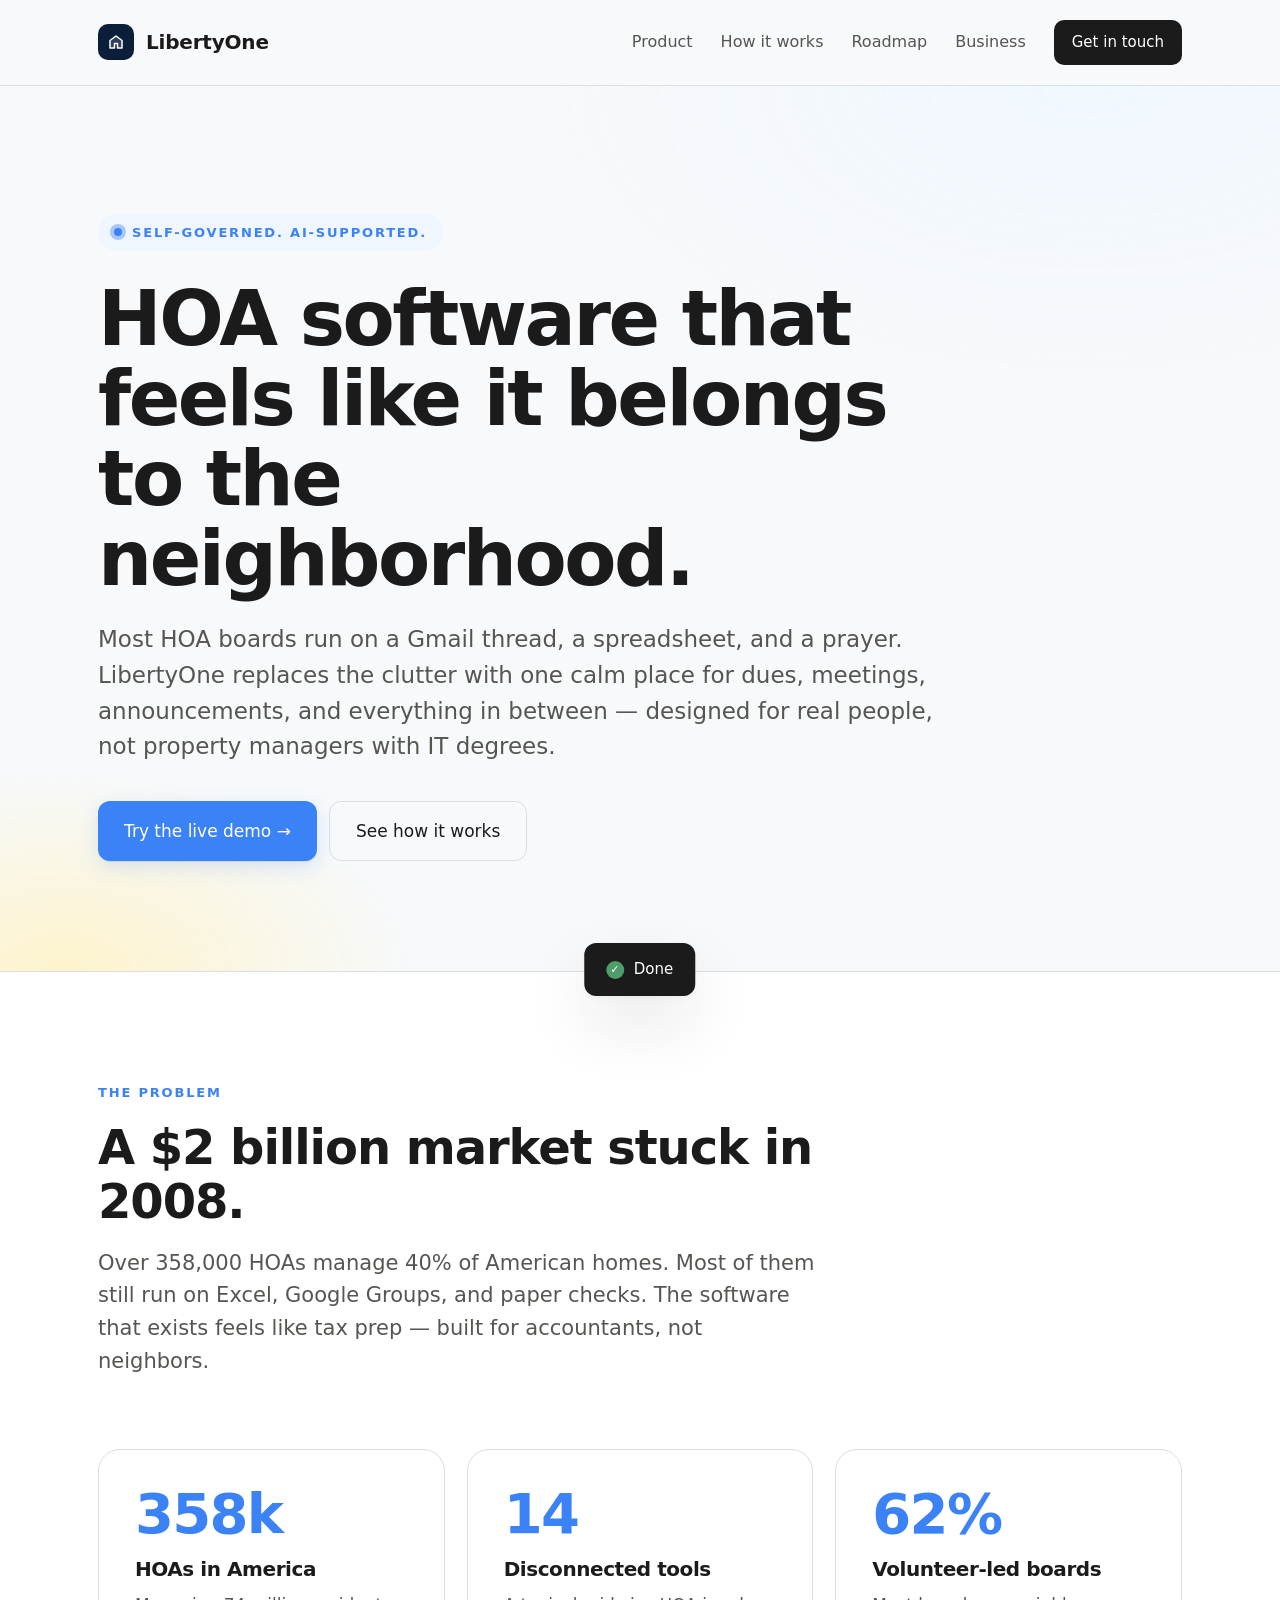
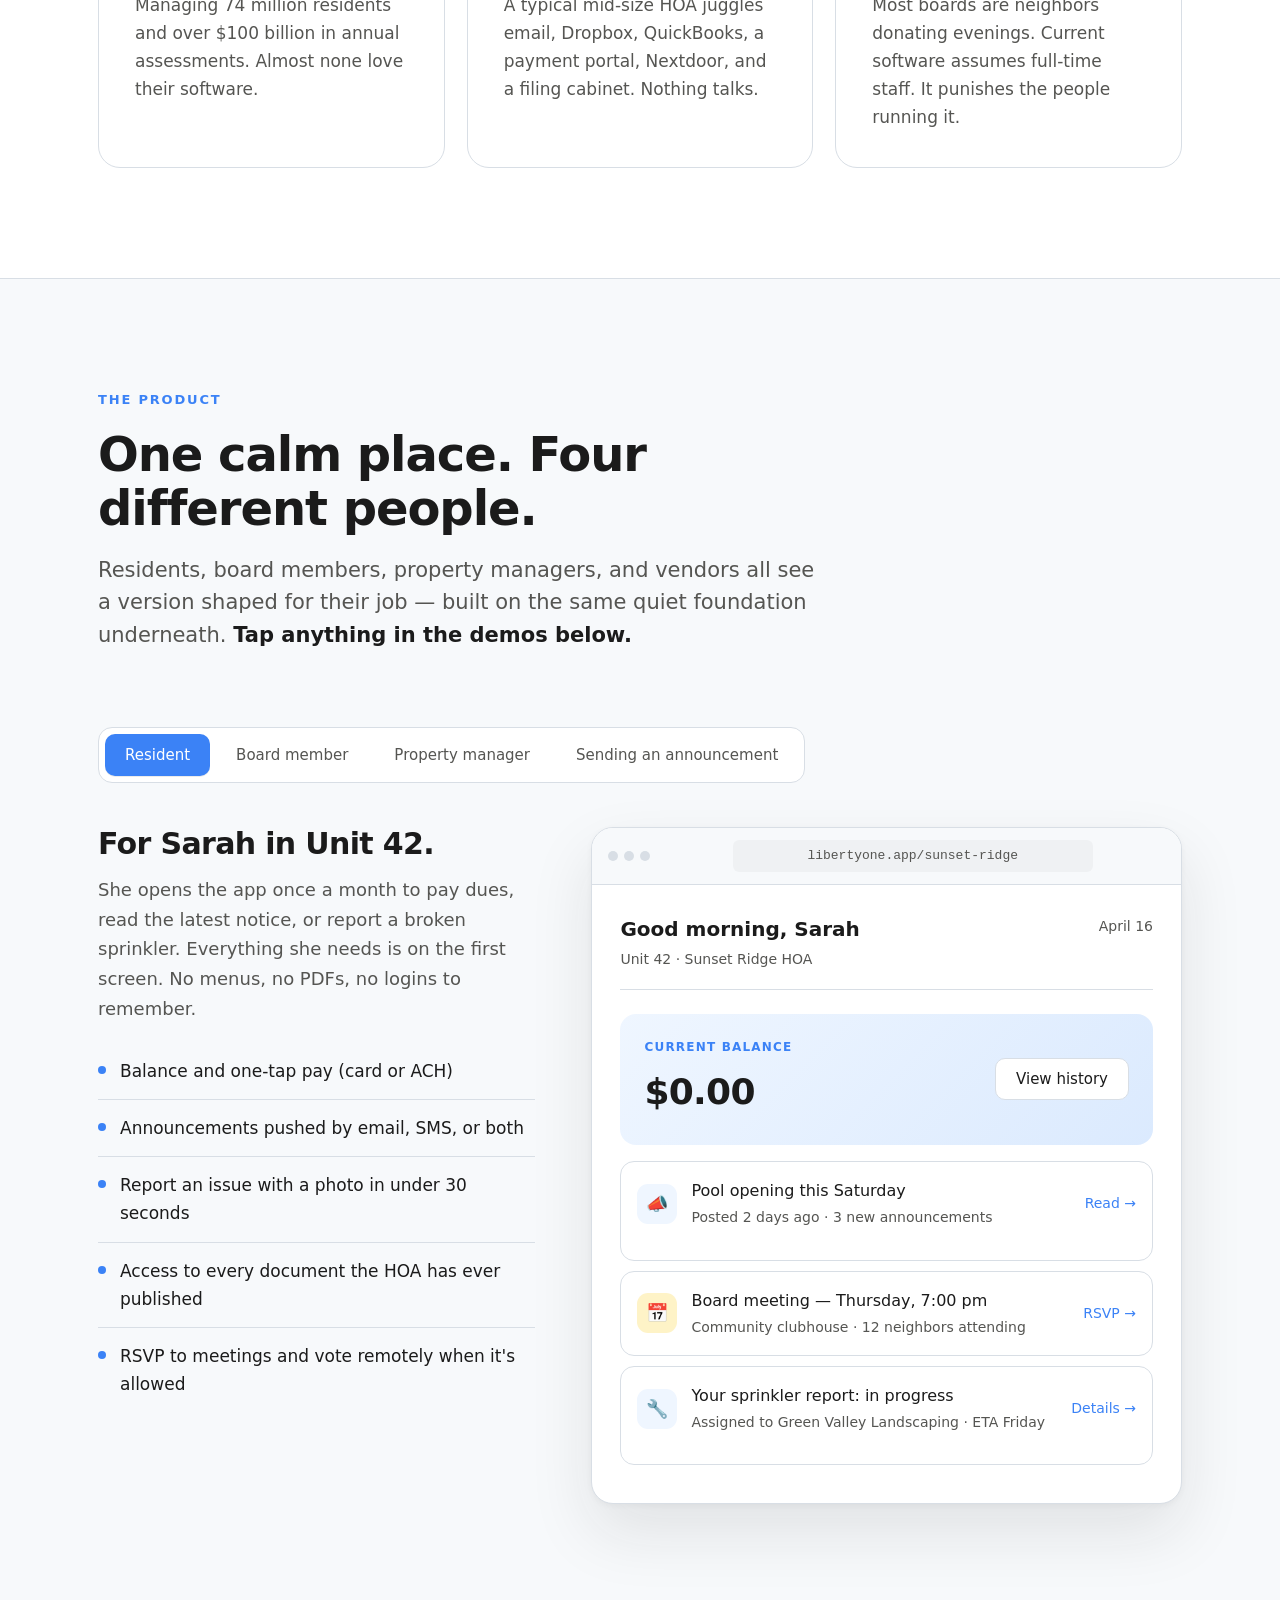
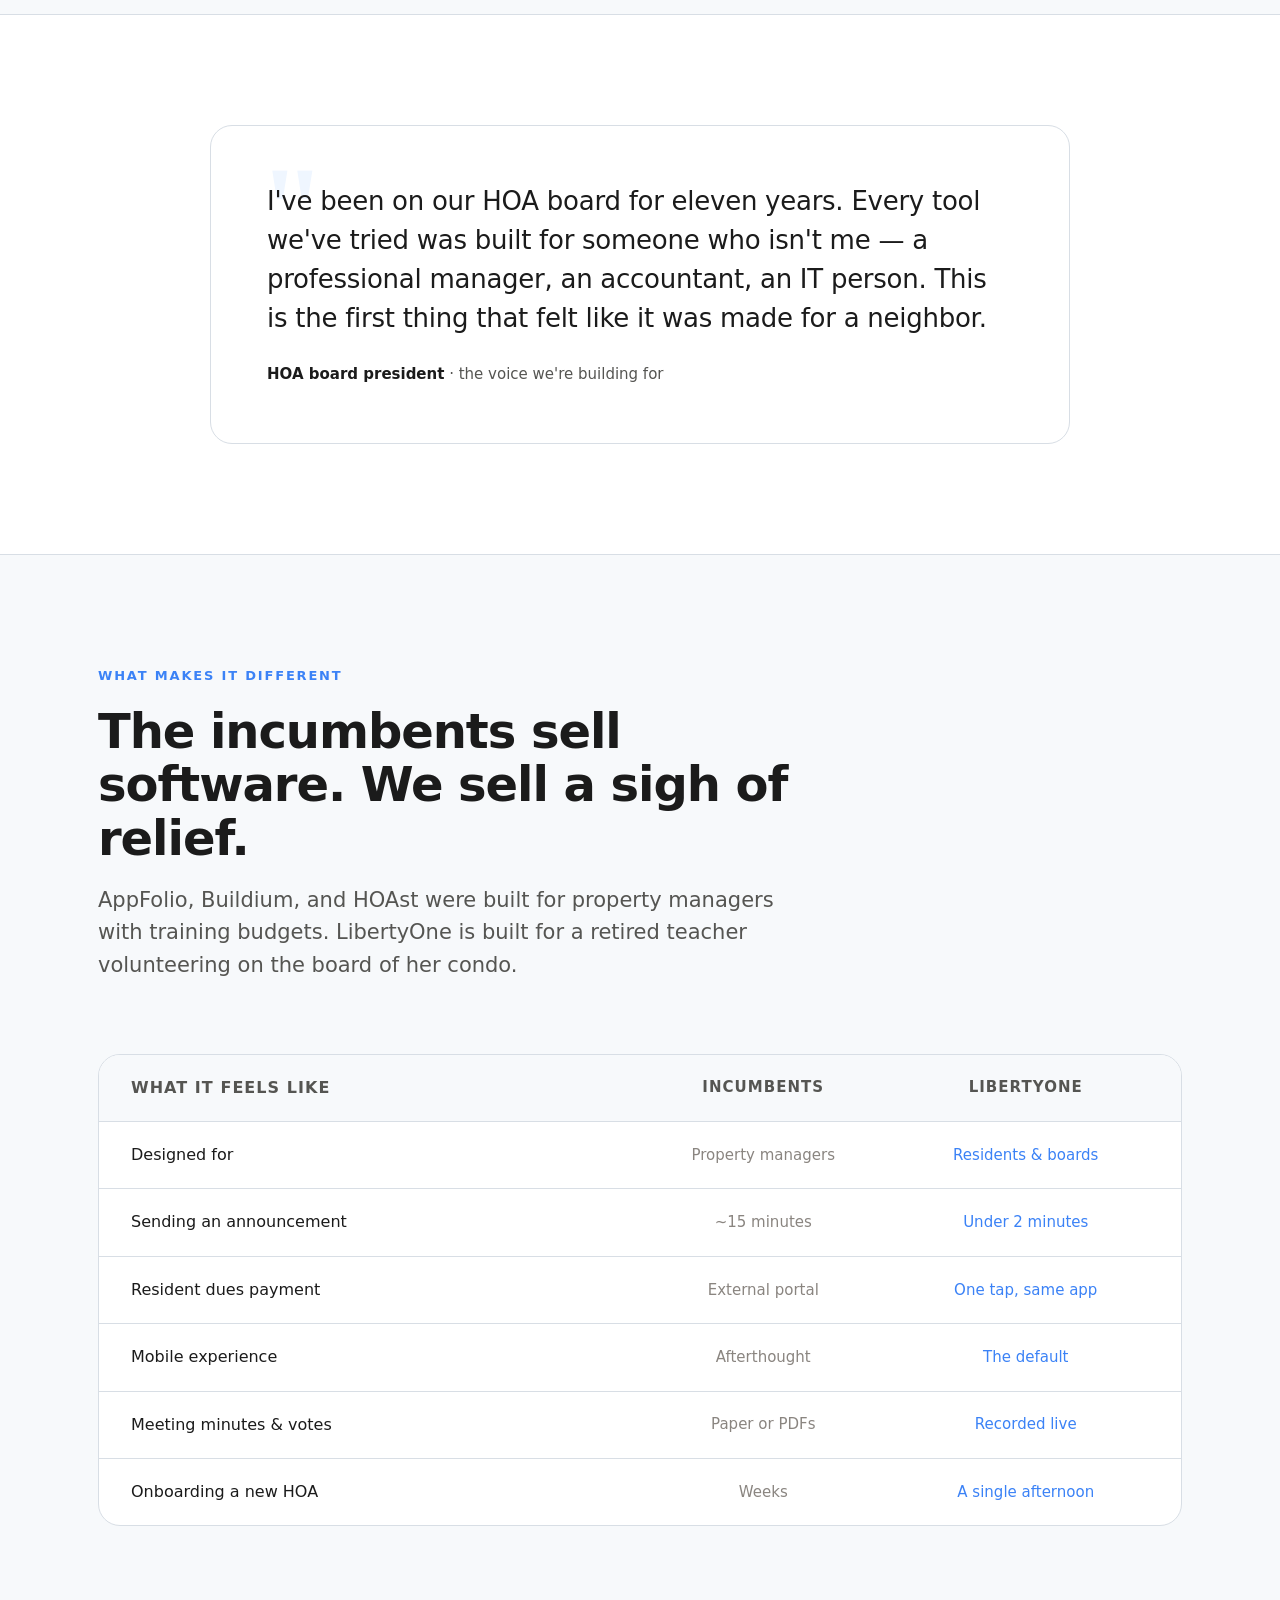
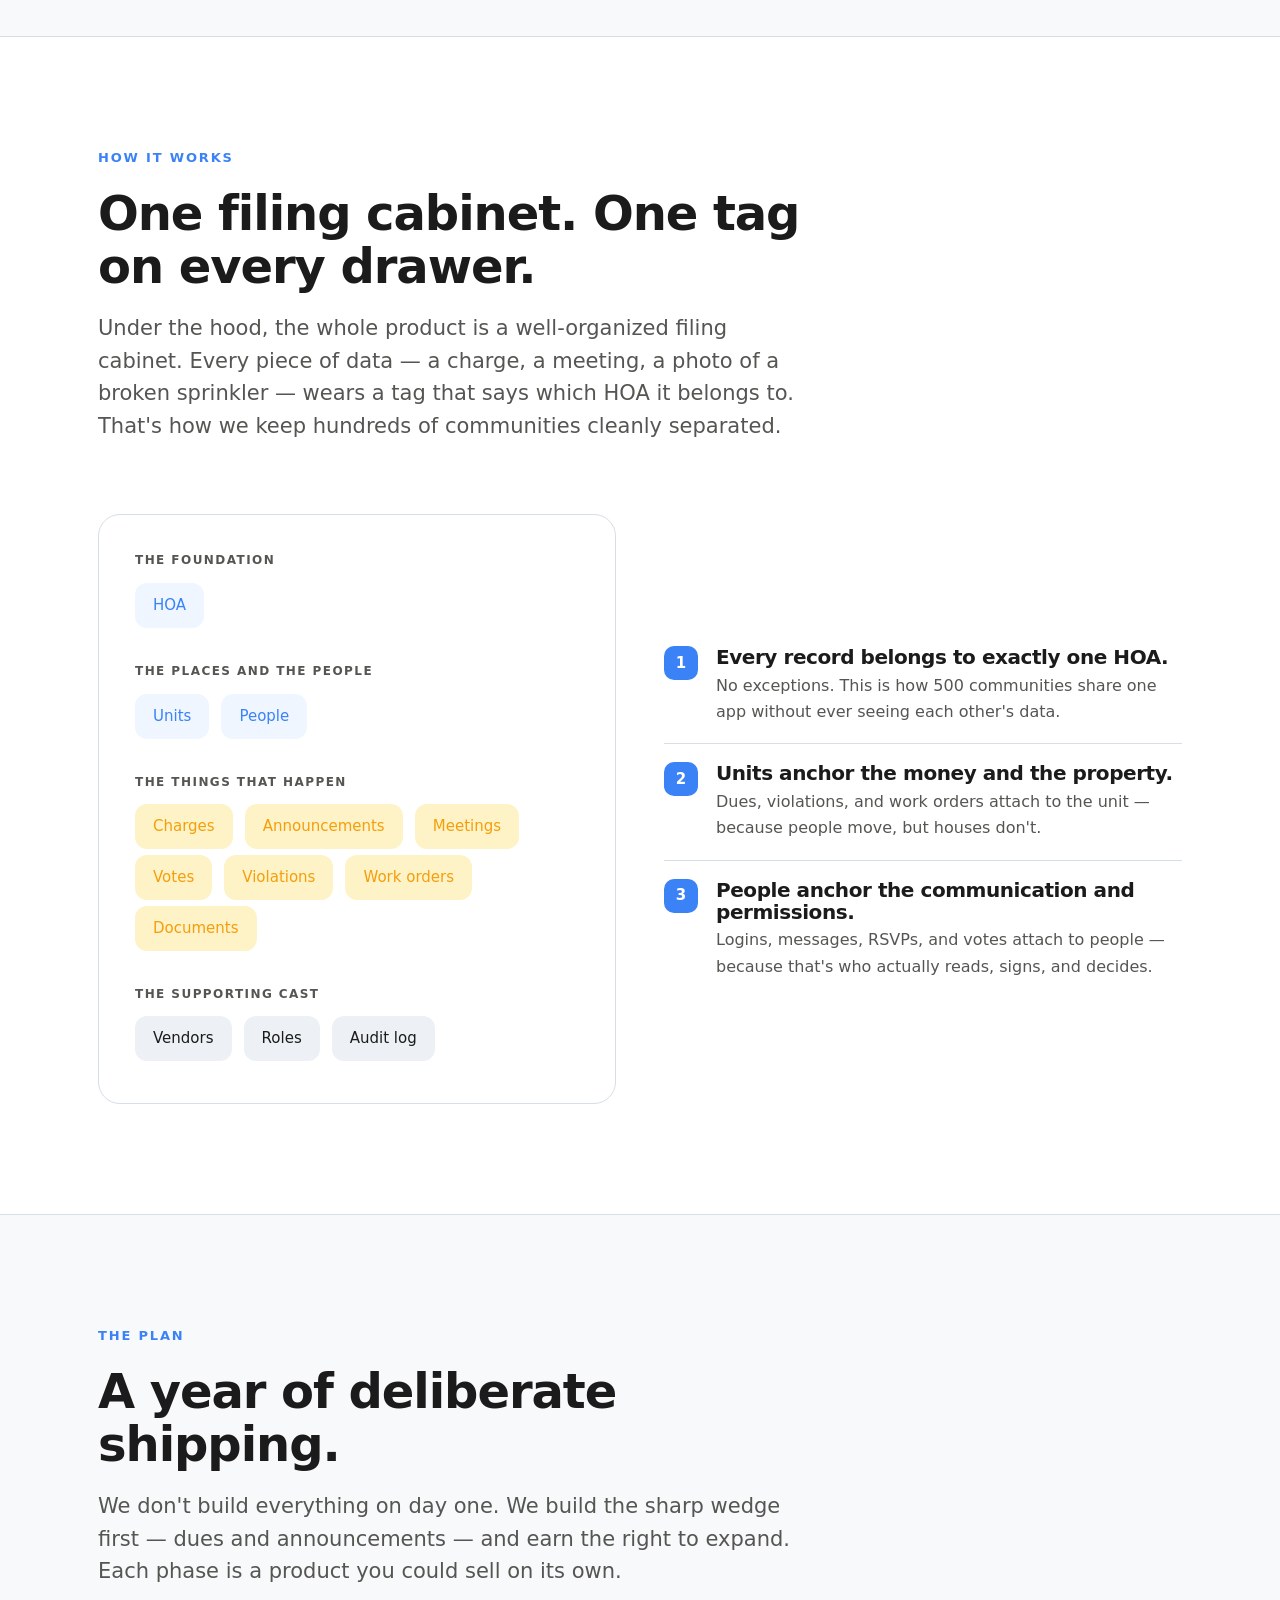
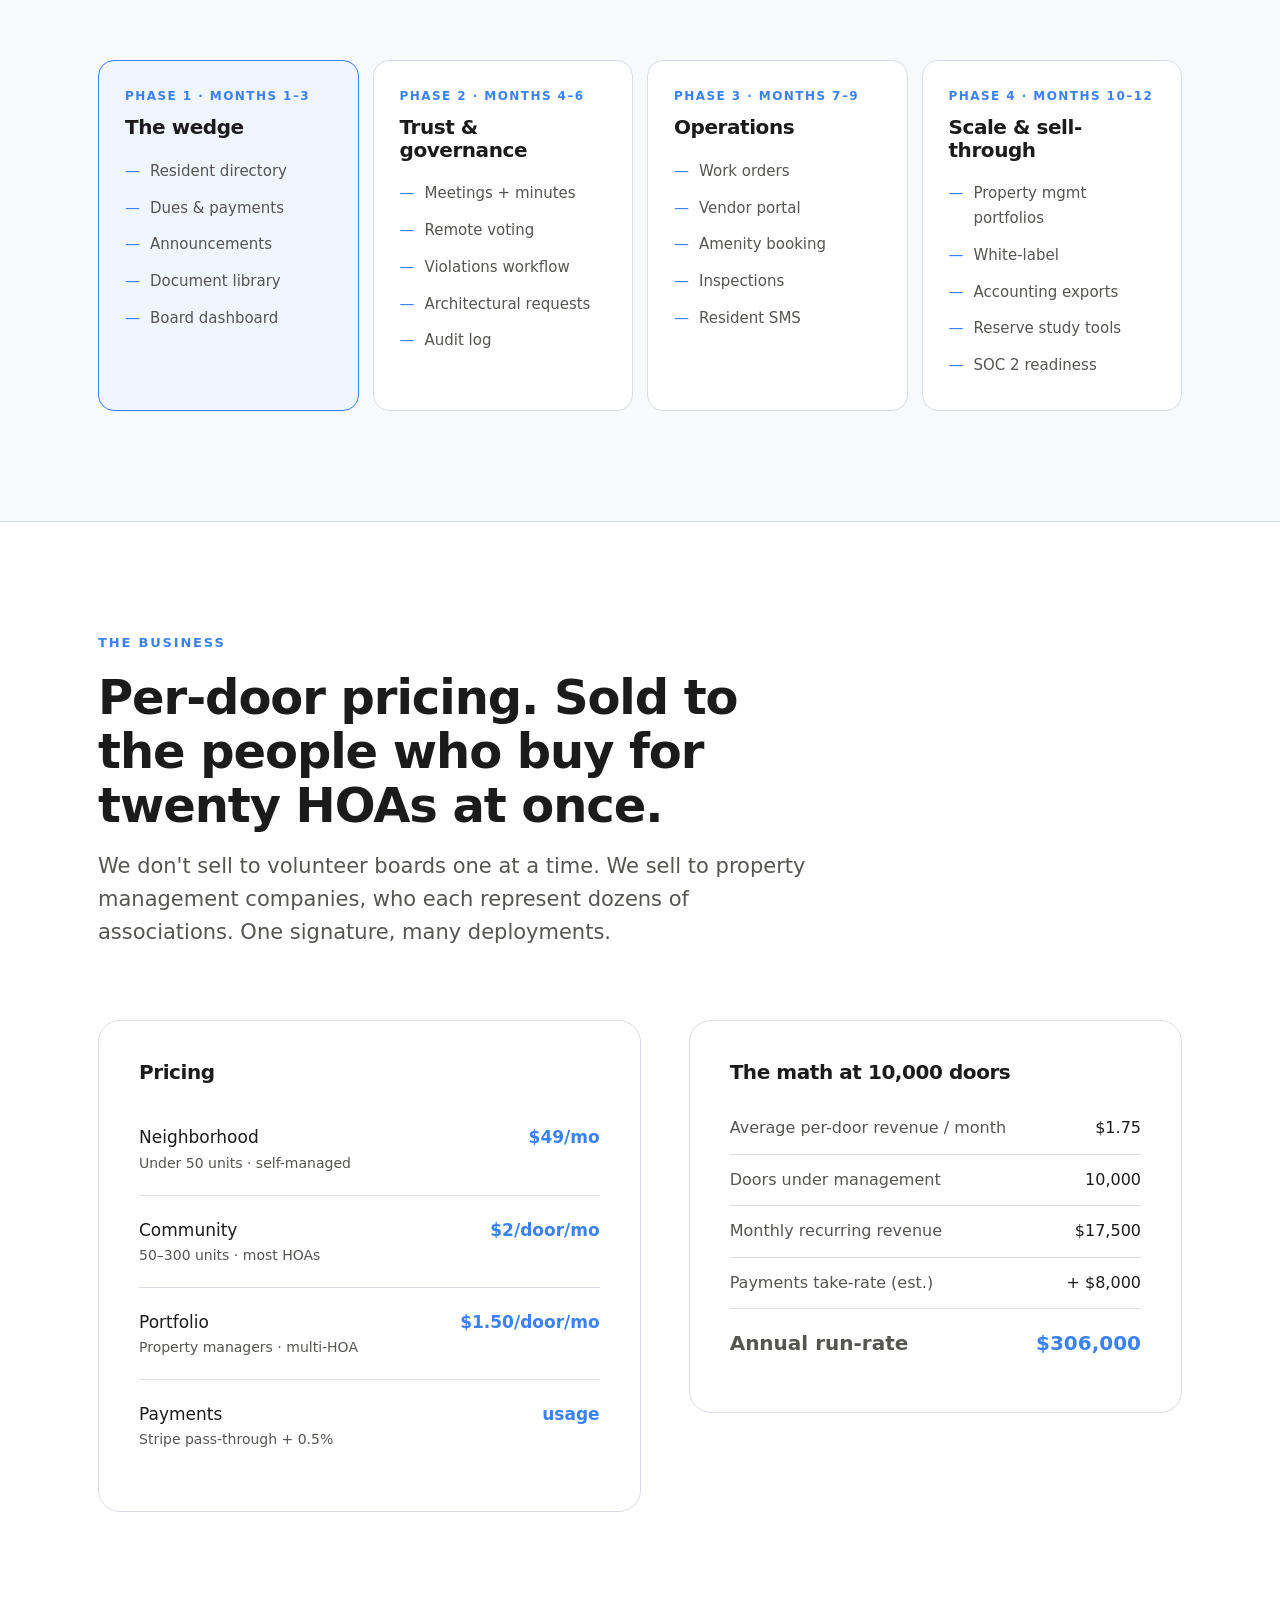
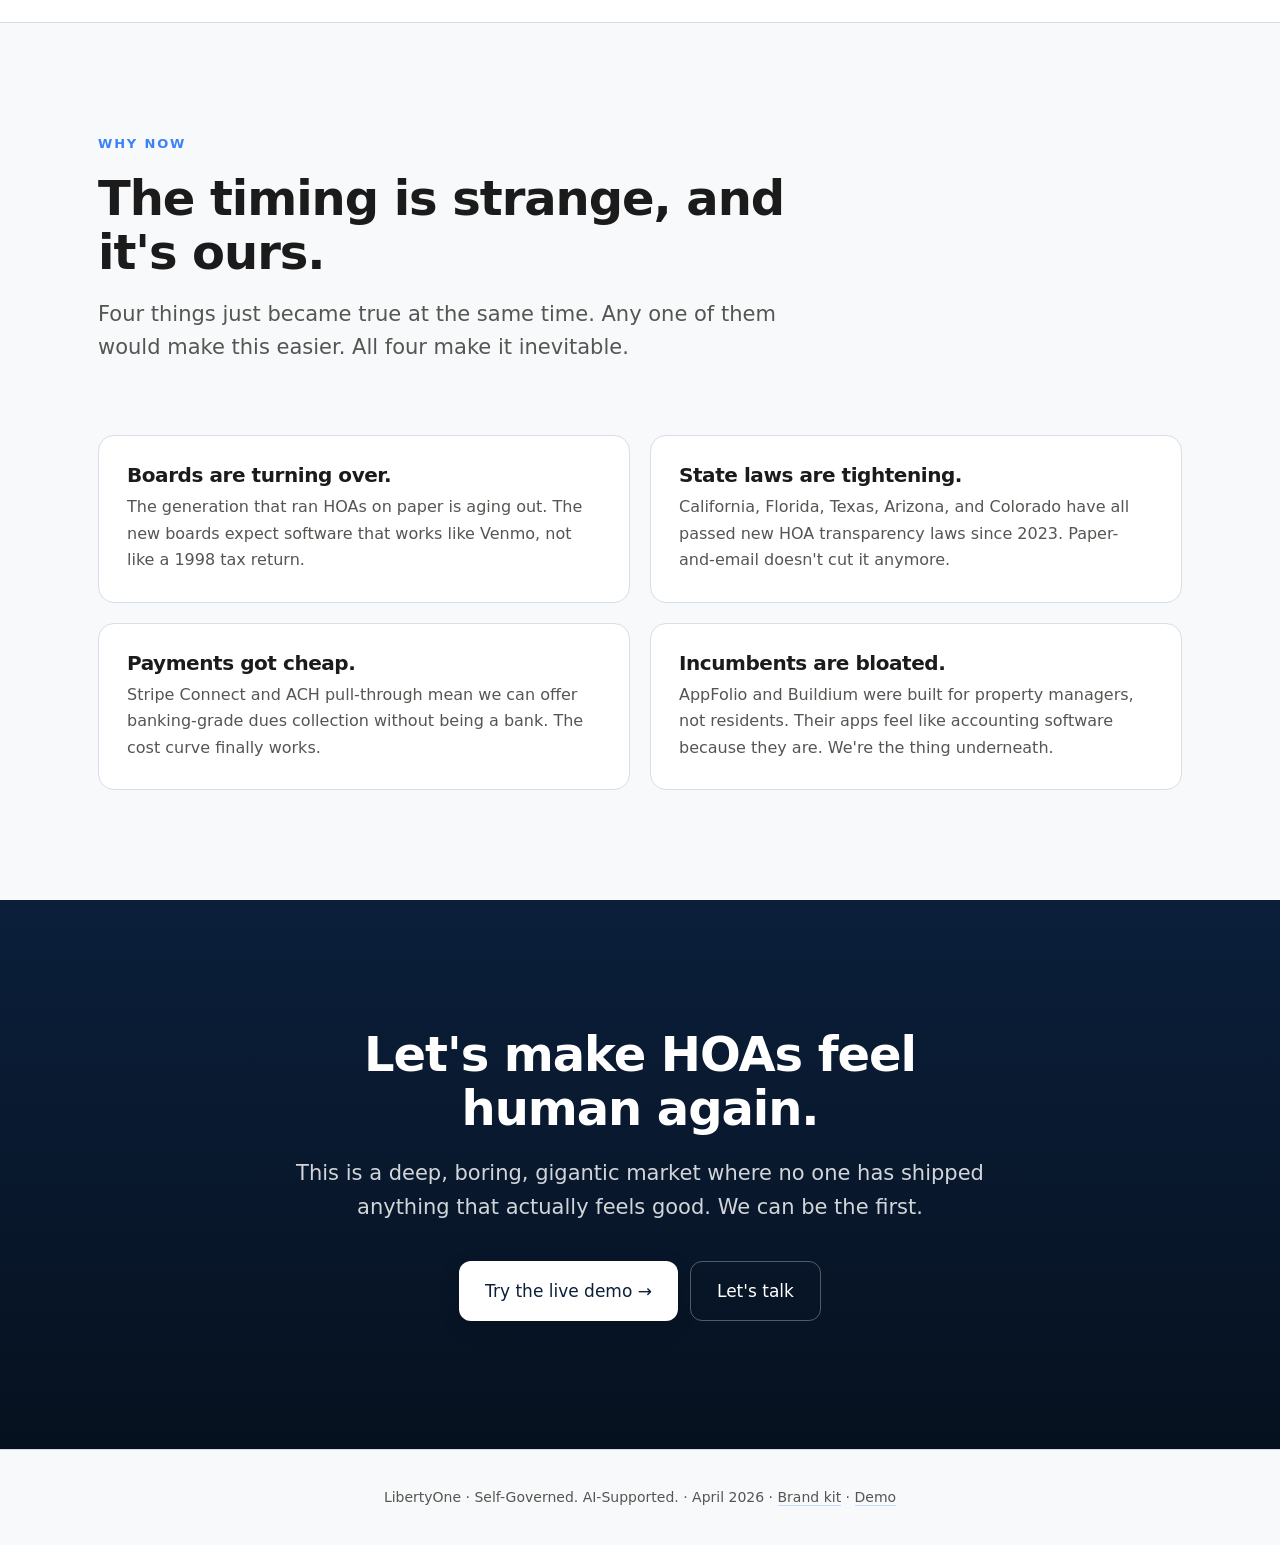
<file: index.html>
<!doctype html>
<html lang="en">
<head>
<meta charset="utf-8" />
<meta name="viewport" content="width=device-width, initial-scale=1, viewport-fit=cover" />
<meta name="theme-color" content="#F7F9FB" />
<title>LibertyOne — Self-Governed. AI-Supported.</title>
<meta name="description" content="One calm place for dues, meetings, announcements, and everything in between. Self-governed communities, supported by AI. Designed for real people, not property managers with IT degrees." />
<link rel="icon" type="image/svg+xml" href="./assets/favicon.svg" />
<style>
  :root {
    --bg: #F7F9FB;
    --bg-soft: #EDF1F5;
    --paper: #FFFFFF;
    --ink: #1B1B1B;
    --ink-soft: #555552;
    --ink-softer: #8A8580;
    --line: #D8DEE5;
    --line-soft: #E5EAF0;
    --accent: #3B82F6;
    --accent-hover: #2563EB;
    --accent-soft: #EFF6FF;
    --accent-softer: #F0F7FF;
    --warm: #F59E0B;
    --warm-soft: #FEF3C7;
    --amber: #F59E0B;
    --green: #4F9D6B;
    --red: #C8604F;
    --navy: #0B1F3B;
    --navy-hover: #0F2D4F;
    --shadow-1: 0 1px 2px rgba(0,0,0,0.04), 0 2px 8px rgba(30,30,30,0.04);
    --shadow-2: 0 1px 3px rgba(0,0,0,0.04), 0 10px 28px rgba(30,30,30,0.07);
    --shadow-3: 0 2px 6px rgba(0,0,0,0.04), 0 28px 64px rgba(30,30,30,0.10);
    --radius: 16px;
    --radius-lg: 22px;
  }

  * { box-sizing: border-box; -webkit-tap-highlight-color: transparent; }
  html { scroll-behavior: smooth; }
  html, body { margin: 0; padding: 0; }
  body {
    font-family: -apple-system, BlinkMacSystemFont, "SF Pro Text", "Inter", "Segoe UI", system-ui, sans-serif;
    background: var(--bg);
    color: var(--ink);
    font-size: 19px;
    line-height: 1.65;
    -webkit-font-smoothing: antialiased;
    -moz-osx-font-smoothing: grayscale;
    text-rendering: optimizeLegibility;
    overflow-x: hidden;
  }

  .wrap { max-width: 1140px; margin: 0 auto; padding: 0 28px; }
  .wrap-narrow { max-width: 780px; margin: 0 auto; padding: 0 28px; }

  h1, h2, h3, h4 {
    font-family: -apple-system, BlinkMacSystemFont, "SF Pro Display", "Inter", system-ui, sans-serif;
    letter-spacing: -0.022em;
    line-height: 1.12;
    color: var(--ink);
    margin: 0;
    font-weight: 600;
  }
  h1 { font-size: clamp(40px, 7vw, 76px); letter-spacing: -0.032em; line-height: 1.05; }
  h2 { font-size: clamp(30px, 4.5vw, 48px); }
  h3 { font-size: clamp(22px, 3vw, 30px); }
  h4 { font-size: 20px; font-weight: 600; }

  p { margin: 0 0 1em 0; }
  p.lede { font-size: clamp(18px, 2.3vw, 23px); line-height: 1.55; color: var(--ink-soft); }

  a { color: var(--accent); text-decoration: none; border-bottom: 1px solid rgba(59,130,246,0.25); }
  a:hover { border-bottom-color: var(--accent); }

  /* ---------- NAV ---------- */
  nav.top {
    padding: 20px 0;
    border-bottom: 1px solid var(--line);
    position: sticky; top: 0; z-index: 50;
    backdrop-filter: saturate(160%) blur(14px);
    -webkit-backdrop-filter: saturate(160%) blur(14px);
    background: rgba(247, 249, 251, 0.88);
  }
  nav.top .wrap { display: flex; align-items: center; justify-content: space-between; }
  .brand { display: flex; align-items: center; gap: 12px; font-weight: 600; font-size: 20px; letter-spacing: -0.01em; color: var(--ink); border: 0; }
  .brand-mark {
    width: 36px; height: 36px; border-radius: 10px;
    background: var(--navy);
    display: grid; place-items: center;
    box-shadow: inset 0 -2px 0 rgba(0,0,0,0.12);
  }
  .brand-mark svg { width: 18px; height: 18px; }
  nav.top .links { display: flex; gap: 28px; font-size: 16px; color: var(--ink-soft); align-items: center; }
  nav.top .links a { color: var(--ink-soft); border: 0; transition: color .15s; }
  nav.top .links a:hover { color: var(--ink); }
  .nav-cta { background: var(--ink); color: #fff !important; padding: 10px 18px; border-radius: 10px; font-size: 15px !important; font-weight: 500; border: 0 !important; }
  .nav-cta:hover { background: #000; }
  @media (max-width: 760px) {
    nav.top .links a:not(.nav-cta) { display: none; }
    nav.top .links { gap: 0; }
  }

  /* ---------- HERO ---------- */
  section.hero {
    padding: clamp(64px, 10vw, 130px) 0 clamp(60px, 9vw, 110px) 0;
    position: relative;
    overflow: hidden;
  }
  section.hero::before {
    content: ""; position: absolute; inset: 0;
    background:
      radial-gradient(ellipse 900px 500px at 85% 0%, var(--accent-softer) 0%, transparent 60%),
      radial-gradient(ellipse 700px 400px at 5% 100%, var(--warm-soft) 0%, transparent 50%);
    pointer-events: none; z-index: 0; opacity: .9;
  }
  section.hero .wrap { position: relative; z-index: 1; }
  .hero .eyebrow {
    display: inline-flex; align-items: center; gap: 10px;
    font-size: 13px; letter-spacing: 0.14em; text-transform: uppercase;
    color: var(--accent); font-weight: 600;
    padding: 8px 16px; border-radius: 999px;
    background: var(--accent-soft);
    margin-bottom: 28px;
  }
  .pulse { width: 8px; height: 8px; border-radius: 50%; background: var(--accent); position: relative; }
  .pulse::after {
    content: ""; position: absolute; inset: -4px; border-radius: 50%;
    background: var(--accent); opacity: .4;
    animation: ripple 2s ease-out infinite;
  }
  @keyframes ripple { 0% { transform: scale(0.5); opacity: .5; } 100% { transform: scale(2.2); opacity: 0; } }

  .hero h1 { max-width: 16ch; margin-bottom: 24px; }
  .hero p.lede { max-width: 58ch; }
  .hero .cta { margin-top: 36px; display: flex; gap: 12px; flex-wrap: wrap; }

  .btn {
    display: inline-flex; align-items: center; justify-content: center; gap: 8px;
    font-size: 17px; font-weight: 500;
    padding: 15px 26px; border-radius: 12px;
    border: 1px solid transparent;
    cursor: pointer; transition: transform .12s ease, background .15s, box-shadow .15s, color .15s;
    font-family: inherit;
    min-height: 52px;
    text-align: center;
  }
  .btn-primary { background: var(--accent); color: #fff; border: 0; box-shadow: 0 1px 0 rgba(0,0,0,0.08), 0 6px 20px rgba(59,130,246,0.18); }
  .btn-primary:hover { background: var(--accent-hover); transform: translateY(-1px); box-shadow: 0 1px 0 rgba(0,0,0,0.1), 0 10px 26px rgba(59,130,246,0.25); }
  .btn-primary:active { transform: translateY(0); }
  .btn-ghost { background: transparent; color: var(--ink); border-color: var(--line); }
  .btn-ghost:hover { background: #fff; border-color: var(--ink); }

  /* ---------- SECTIONS ---------- */
  section { padding: clamp(64px, 9vw, 110px) 0; }
  section.alt { background: var(--paper); border-top: 1px solid var(--line); border-bottom: 1px solid var(--line); }
  .section-eyebrow {
    font-size: 13px; letter-spacing: 0.14em; text-transform: uppercase;
    color: var(--accent); font-weight: 600;
    margin-bottom: 18px;
  }
  .section-head { max-width: 720px; margin-bottom: clamp(40px, 6vw, 72px); }
  .section-head h2 { margin-bottom: 18px; }
  .section-head p { font-size: clamp(17px, 2vw, 21px); color: var(--ink-soft); line-height: 1.55; }

  /* ---------- PROBLEM ---------- */
  .problem-grid { display: grid; grid-template-columns: repeat(3, 1fr); gap: 22px; }
  @media (max-width: 860px) { .problem-grid { grid-template-columns: 1fr; } }
  .problem-card {
    background: var(--paper);
    border: 1px solid var(--line);
    border-radius: var(--radius-lg);
    padding: 36px;
    transition: transform .2s, box-shadow .2s;
  }
  .problem-card:hover { transform: translateY(-2px); box-shadow: var(--shadow-2); }
  .problem-card .stat {
    font-size: clamp(44px, 5vw, 56px); font-weight: 600; color: var(--accent);
    letter-spacing: -0.03em; line-height: 1; margin-bottom: 16px;
  }
  .problem-card h4 { margin-bottom: 10px; }
  .problem-card p { color: var(--ink-soft); margin: 0; font-size: 17px; }

  /* ---------- PRODUCT TOUR ---------- */
  .role-tabs-wrap {
    margin-bottom: 40px;
    overflow-x: auto;
    -webkit-overflow-scrolling: touch;
    scrollbar-width: none;
    margin-left: -28px; margin-right: -28px;
    padding: 4px 28px;
  }
  .role-tabs-wrap::-webkit-scrollbar { display: none; }
  .role-tabs {
    display: inline-flex; gap: 6px;
    background: var(--paper); border: 1px solid var(--line);
    padding: 6px; border-radius: 14px;
    white-space: nowrap;
  }
  .role-tab {
    padding: 12px 20px; border-radius: 10px;
    font-size: 15px; font-weight: 500; color: var(--ink-soft);
    cursor: pointer; border: 0; background: transparent;
    font-family: inherit;
    transition: all .18s ease;
    display: inline-flex; align-items: center; gap: 8px;
  }
  .role-tab:hover { color: var(--ink); }
  .role-tab.active { background: var(--accent); color: #fff; box-shadow: 0 1px 0 rgba(0,0,0,0.08); }

  .tour-panel { display: none; }
  .tour-panel.active { display: block; animation: fadeIn .35s ease; }
  @keyframes fadeIn { from { opacity: 0; transform: translateY(6px); } to { opacity: 1; transform: none; } }

  .tour-layout { display: grid; grid-template-columns: 1fr 1.35fr; gap: 56px; align-items: start; }
  @media (max-width: 960px) { .tour-layout { grid-template-columns: 1fr; gap: 32px; } }
  .tour-copy h3 { margin-bottom: 14px; }
  .tour-copy p { color: var(--ink-soft); font-size: 18px; margin-bottom: 18px; }
  .tour-copy ul { list-style: none; padding: 0; margin: 20px 0 0 0; }
  .tour-copy li {
    padding: 14px 0; border-bottom: 1px solid var(--line);
    font-size: 17px; color: var(--ink); display: flex; gap: 14px; align-items: flex-start;
  }
  .tour-copy li:last-child { border-bottom: 0; }
  .tour-copy li .dot {
    width: 8px; height: 8px; border-radius: 50%; background: var(--accent);
    margin-top: 9px; flex-shrink: 0;
  }

  /* ---------- MOCKUP FRAMES ---------- */
  .mockup {
    background: var(--paper);
    border-radius: var(--radius-lg);
    box-shadow: var(--shadow-3);
    border: 1px solid var(--line);
    overflow: hidden;
    transition: transform .3s;
  }
  .mockup:hover { transform: translateY(-2px); }
  .mockup-chrome {
    padding: 12px 16px;
    border-bottom: 1px solid var(--line);
    display: flex; align-items: center; gap: 10px;
    background: #F7F9FB;
  }
  .mockup-chrome .window-dots { display: flex; gap: 6px; }
  .mockup-chrome .window-dots span { width: 10px; height: 10px; border-radius: 50%; background: #D8DEE5; }
  .mockup-chrome .url {
    flex: 1; text-align: center; font-size: 13px; color: var(--ink-soft);
    font-family: "SF Mono", ui-monospace, Menlo, monospace;
    padding: 5px 12px; background: rgba(0,0,0,0.03); border-radius: 6px;
    max-width: 360px; margin: 0 auto;
    white-space: nowrap; overflow: hidden; text-overflow: ellipsis;
  }
  .mockup-body { padding: 28px; }
  @media (max-width: 640px) { .mockup-body { padding: 20px; } }

  /* resident screen */
  .screen-header { display: flex; justify-content: space-between; align-items: flex-start; margin-bottom: 24px; padding-bottom: 18px; border-bottom: 1px solid var(--line); gap: 16px; }
  .screen-header .hi { font-size: 20px; font-weight: 600; }
  .screen-header .sub { font-size: 14px; color: var(--ink-soft); margin-top: 2px; }
  .screen-header .right { text-align: right; flex-shrink: 0; }

  .balance-card {
    background: linear-gradient(135deg, var(--accent-soft) 0%, #DBEAFE 100%);
    border-radius: var(--radius);
    padding: 24px;
    display: flex; justify-content: space-between; align-items: center;
    margin-bottom: 16px;
    flex-wrap: wrap; gap: 14px;
  }
  .balance-card .label { font-size: 12px; letter-spacing: 0.1em; text-transform: uppercase; color: var(--accent); font-weight: 600; margin-bottom: 4px; }
  .balance-card .amount { font-size: clamp(30px, 5vw, 36px); font-weight: 600; letter-spacing: -0.02em; }
  .pill-btn {
    background: var(--accent); color: #fff;
    padding: 11px 20px; border-radius: 10px;
    font-size: 15px; font-weight: 500;
    border: 0; cursor: pointer; font-family: inherit;
    transition: background .15s, transform .12s;
    display: inline-flex; align-items: center; gap: 6px;
  }
  .pill-btn:hover { background: var(--accent-hover); }
  .pill-btn:active { transform: translateY(1px); }
  .pill-btn.ghost { background: #fff; color: var(--ink); border: 1px solid var(--line); }
  .pill-btn.ghost:hover { border-color: var(--ink); background: #F7F9FB; }

  .history-drawer {
    max-height: 0; overflow: hidden;
    transition: max-height .35s ease, margin .35s ease;
    margin: 0;
  }
  .history-drawer.open { max-height: 280px; margin-bottom: 16px; }
  .history-drawer-inner {
    background: #F7F9FB; border: 1px solid var(--line);
    border-radius: var(--radius); padding: 18px 22px;
  }
  .history-row {
    display: flex; justify-content: space-between; align-items: baseline;
    padding: 10px 0; border-bottom: 1px dashed var(--line); font-size: 15px;
  }
  .history-row:last-child { border-bottom: 0; }
  .history-row .d { color: var(--ink-soft); }
  .history-row .a { font-weight: 500; }
  .history-row .a.pos { color: var(--green); }

  .row {
    display: flex; align-items: center; gap: 14px;
    padding: 16px; border: 1px solid var(--line); border-radius: 14px;
    margin-bottom: 10px; background: #fff;
    cursor: pointer;
    transition: border-color .15s, background .15s, transform .12s;
    flex-wrap: wrap;
  }
  .row:hover { border-color: var(--accent); background: var(--accent-softer); }
  .row:active { transform: scale(0.995); }
  .row .icon {
    width: 40px; height: 40px; border-radius: 11px;
    background: var(--warm-soft); color: var(--warm);
    display: grid; place-items: center;
    font-size: 18px;
    flex-shrink: 0;
  }
  .row .icon.sage { background: var(--accent-soft); color: var(--accent); }
  .row .body { flex: 1; min-width: 0; }
  .row .title { font-weight: 500; font-size: 16px; }
  .row .meta { font-size: 14px; color: var(--ink-soft); margin-top: 2px; }
  .row .action {
    font-size: 14px; color: var(--accent); font-weight: 500;
    flex-shrink: 0;
  }
  .row.done .title { text-decoration: line-through; color: var(--ink-softer); }
  .row.rsvpd .action { color: var(--green); }
  .row.rsvpd .action::before { content: "✓ "; }

  .expand-body {
    max-height: 0; overflow: hidden; width: 100%;
    transition: max-height .3s ease, margin .3s ease;
    margin: 0;
  }
  .row.open { background: var(--accent-softer); border-color: var(--accent); }
  .row.open .expand-body { max-height: 200px; margin-top: 12px; }
  .expand-body p { font-size: 15px; color: var(--ink-soft); margin: 0; padding-left: 54px; }
  @media (max-width: 520px) { .expand-body p { padding-left: 0; } }

  /* board dashboard */
  .kpi-grid { display: grid; grid-template-columns: repeat(3, 1fr); gap: 12px; margin-bottom: 22px; }
  @media (max-width: 520px) { .kpi-grid { grid-template-columns: 1fr; } }
  .kpi {
    background: #F7F9FB; border: 1px solid var(--line);
    border-radius: 14px; padding: 18px;
  }
  .kpi .label { font-size: 12px; letter-spacing: 0.08em; text-transform: uppercase; color: var(--ink-soft); font-weight: 600; }
  .kpi .num { font-size: clamp(24px, 4vw, 28px); font-weight: 600; letter-spacing: -0.02em; margin-top: 4px; }
  .kpi .trend { font-size: 13px; color: var(--accent); margin-top: 2px; }

  .task-row {
    display: flex; align-items: center; gap: 12px;
    padding: 14px 0;
    border-bottom: 1px solid var(--line);
    cursor: pointer;
    transition: padding .15s;
  }
  .task-row:last-child { border-bottom: 0; }
  .task-row:hover { padding-left: 6px; }
  .task-row.done .t-title { text-decoration: line-through; color: var(--ink-softer); }
  .task-row.done .t-meta { color: var(--green); font-weight: 500; }
  .task-pill {
    font-size: 11px; letter-spacing: 0.06em; text-transform: uppercase; font-weight: 600;
    padding: 4px 9px; border-radius: 999px;
    background: var(--warm-soft); color: var(--warm);
    flex-shrink: 0;
  }
  .task-pill.sage { background: var(--accent-soft); color: var(--accent); }
  .task-row .t-title { flex: 1; font-size: 15px; min-width: 0; }
  .task-row .t-meta { font-size: 13px; color: var(--ink-soft); flex-shrink: 0; }

  /* manager view */
  .hoa-row {
    display: flex; align-items: center; gap: 14px;
    padding: 16px 0; border-bottom: 1px solid var(--line);
    cursor: pointer;
    transition: padding .15s;
  }
  .hoa-row:last-child { border-bottom: 0; }
  .hoa-row:hover { padding-left: 6px; }
  .status-dot { width: 10px; height: 10px; border-radius: 50%; flex-shrink: 0; position: relative; }
  .status-dot::after {
    content: ""; position: absolute; inset: -4px; border-radius: 50%;
    background: inherit; opacity: .3; animation: ripple 2.5s ease-out infinite;
  }
  .status-dot.green { background: var(--green); }
  .status-dot.amber { background: var(--amber); }
  .status-dot.red { background: var(--red); }
  .hoa-row .name { flex: 1; font-weight: 500; font-size: 16px; min-width: 0; }
  .hoa-row .stat { font-size: 14px; color: var(--ink-soft); text-align: right; flex-shrink: 0; }

  /* announcement composer */
  .compose-field { margin-bottom: 16px; }
  .compose-label { font-size: 12px; letter-spacing: 0.08em; text-transform: uppercase; color: var(--ink-soft); font-weight: 600; margin-bottom: 8px; }
  .compose-input {
    background: #F7F9FB; border: 1px solid var(--line);
    border-radius: 10px; padding: 13px 15px; font-size: 16px; color: var(--ink);
    transition: border-color .15s, background .15s;
  }
  .compose-input:hover { border-color: var(--ink-softer); }
  .audience-chip {
    display: inline-block; padding: 7px 13px;
    background: var(--accent-soft); color: var(--accent);
    border-radius: 999px; font-size: 13px; font-weight: 500;
    margin-right: 6px; margin-bottom: 6px;
  }
  .audience-chip.add { background: #EDF1F5; color: var(--ink-soft); cursor: pointer; }
  .channel-row {
    display: flex; gap: 10px; margin-top: 4px; flex-wrap: wrap;
  }
  .channel {
    flex: 1; min-width: 100px;
    padding: 13px; border: 1px solid var(--line); border-radius: 10px;
    display: flex; align-items: center; gap: 10px; background: #fff;
    cursor: pointer; font-size: 15px; font-weight: 500;
    transition: all .15s;
  }
  .channel:hover { border-color: var(--ink-softer); }
  .channel.on { border-color: var(--accent); background: var(--accent-soft); color: var(--accent); }
  .channel .check { width: 18px; height: 18px; border-radius: 5px; border: 1.5px solid var(--line); flex-shrink: 0; transition: all .15s; }
  .channel.on .check { background: var(--accent); border-color: var(--accent); position: relative; }
  .channel.on .check::after { content: ""; position: absolute; left: 4px; top: 1px; width: 5px; height: 10px; border: solid #fff; border-width: 0 2px 2px 0; transform: rotate(45deg); }

  .send-btn {
    background: var(--accent); color: #fff;
    padding: 14px 22px; border-radius: 10px;
    font-size: 15px; font-weight: 500;
    border: 0; cursor: pointer; font-family: inherit;
    transition: all .2s;
    display: inline-flex; align-items: center; gap: 8px;
    min-height: 44px;
  }
  .send-btn:hover { background: var(--accent-hover); }
  .send-btn.sending { background: var(--ink-soft); pointer-events: none; }
  .send-btn.sent { background: var(--green); pointer-events: none; }
  .spinner {
    width: 14px; height: 14px; border-radius: 50%;
    border: 2px solid rgba(255,255,255,0.4); border-top-color: #fff;
    animation: spin .7s linear infinite; display: none;
  }
  .send-btn.sending .spinner { display: inline-block; }
  @keyframes spin { to { transform: rotate(360deg); } }

  /* ---------- TESTIMONIAL ---------- */
  .testimonial {
    background: var(--paper);
    border: 1px solid var(--line);
    border-radius: var(--radius-lg);
    padding: clamp(32px, 5vw, 56px);
    max-width: 860px; margin: 0 auto;
    position: relative;
  }
  .testimonial .quote-mark {
    position: absolute; top: 24px; left: clamp(28px, 4vw, 48px);
    font-family: Georgia, serif; font-size: 120px; line-height: 1;
    color: var(--accent-soft); font-weight: 700;
    pointer-events: none;
  }
  .testimonial blockquote {
    margin: 0; font-size: clamp(20px, 2.6vw, 26px);
    line-height: 1.5; letter-spacing: -0.01em;
    color: var(--ink); position: relative; z-index: 1;
  }
  .testimonial cite {
    display: block; margin-top: 24px;
    font-size: 15px; color: var(--ink-soft); font-style: normal;
  }
  .testimonial cite strong { color: var(--ink); font-weight: 600; }

  /* ---------- COMPARE ---------- */
  .compare-table {
    background: var(--paper);
    border: 1px solid var(--line);
    border-radius: var(--radius-lg);
    overflow: hidden;
  }
  .compare-row {
    display: grid; grid-template-columns: 2fr 1fr 1fr;
    align-items: center;
    padding: 20px clamp(20px, 3vw, 32px);
    border-bottom: 1px solid var(--line);
    gap: 16px;
  }
  .compare-row:last-child { border-bottom: 0; }
  .compare-row.head {
    background: #F7F9FB;
    font-size: 13px; letter-spacing: 0.08em; text-transform: uppercase;
    font-weight: 600; color: var(--ink-soft);
  }
  .compare-row .feat { font-size: 16px; }
  .compare-cell { text-align: center; font-size: 15px; }
  .compare-cell.us { color: var(--accent); font-weight: 500; }
  .compare-cell.them { color: var(--ink-softer); }
  @media (max-width: 600px) {
    .compare-row { grid-template-columns: 1.5fr 1fr 1fr; padding: 16px; gap: 10px; }
    .compare-row .feat { font-size: 14px; }
    .compare-cell { font-size: 13px; }
  }

  /* ---------- DATA MODEL ---------- */
  .data-grid { display: grid; grid-template-columns: 1fr 1fr; gap: 48px; align-items: center; }
  @media (max-width: 900px) { .data-grid { grid-template-columns: 1fr; gap: 32px; } }

  .cabinet {
    background: var(--paper); border: 1px solid var(--line); border-radius: var(--radius-lg);
    padding: clamp(24px, 4vw, 36px);
  }
  .cabinet .level { margin-bottom: 28px; }
  .cabinet .level:last-child { margin-bottom: 0; }
  .cabinet .level-label {
    font-size: 12px; letter-spacing: 0.12em; text-transform: uppercase;
    color: var(--ink-soft); font-weight: 600; margin-bottom: 12px;
  }
  .entity-pill {
    display: inline-block; padding: 10px 18px;
    background: var(--accent-soft); color: var(--accent);
    border-radius: 12px; font-weight: 500; font-size: 15px;
    margin: 0 6px 6px 0;
    transition: transform .15s, box-shadow .15s;
  }
  .entity-pill:hover { transform: translateY(-1px); box-shadow: var(--shadow-1); }
  .entity-pill.warm { background: var(--warm-soft); color: var(--warm); }
  .entity-pill.neutral { background: #EDF1F5; color: var(--ink); }

  .rules { margin-top: 8px; }
  .rule {
    display: flex; gap: 18px; padding: 18px 0; border-bottom: 1px solid var(--line);
  }
  .rule:last-child { border-bottom: 0; }
  .rule .n {
    width: 34px; height: 34px; border-radius: 10px;
    background: var(--accent); color: #fff;
    display: grid; place-items: center; font-weight: 600;
    flex-shrink: 0; font-size: 15px;
  }
  .rule h4 { margin-bottom: 4px; }
  .rule p { color: var(--ink-soft); font-size: 16px; margin: 0; }

  /* ---------- ROADMAP ---------- */
  .phases { display: grid; grid-template-columns: repeat(4, 1fr); gap: 14px; }
  @media (max-width: 900px) { .phases { grid-template-columns: 1fr 1fr; } }
  @media (max-width: 520px) { .phases { grid-template-columns: 1fr; } }
  .phase {
    background: var(--paper); border: 1px solid var(--line);
    border-radius: var(--radius); padding: 26px;
    transition: transform .2s, box-shadow .2s;
  }
  .phase:hover { transform: translateY(-2px); box-shadow: var(--shadow-2); }
  .phase .num {
    font-size: 12px; letter-spacing: 0.12em; text-transform: uppercase;
    color: var(--accent); font-weight: 600; margin-bottom: 10px;
  }
  .phase h4 { margin-bottom: 14px; }
  .phase ul { list-style: none; padding: 0; margin: 0; }
  .phase li {
    font-size: 15px; color: var(--ink-soft);
    padding: 6px 0; display: flex; gap: 10px; align-items: flex-start;
  }
  .phase li::before { content: "—"; color: var(--accent); }
  .phase.active { background: var(--accent-soft); border-color: var(--accent); }
  .phase.active .num { color: var(--accent); }

  /* ---------- BUSINESS ---------- */
  .biz-grid { display: grid; grid-template-columns: 1.1fr 1fr; gap: 48px; align-items: start; }
  @media (max-width: 900px) { .biz-grid { grid-template-columns: 1fr; gap: 28px; } }
  .biz-card {
    background: var(--paper); border: 1px solid var(--line);
    border-radius: var(--radius-lg); padding: clamp(28px, 4vw, 40px);
  }
  .pricing-tier {
    padding: 20px 0; border-bottom: 1px solid var(--line);
    display: flex; justify-content: space-between; align-items: baseline;
    gap: 16px;
  }
  .pricing-tier:last-child { border-bottom: 0; }
  .pricing-tier .t-name { font-weight: 500; font-size: 17px; }
  .pricing-tier .t-price { font-weight: 600; font-size: 17px; color: var(--accent); flex-shrink: 0; }
  .pricing-tier .t-desc { font-size: 14px; color: var(--ink-soft); }

  .math-row {
    display: flex; justify-content: space-between; align-items: baseline;
    padding: 12px 0; border-bottom: 1px solid var(--line);
    font-size: 16px; gap: 16px;
  }
  .math-row:last-child { border-bottom: 0; padding-top: 18px; font-weight: 600; font-size: 20px; color: var(--accent); }
  .math-row .label { color: var(--ink-soft); }

  /* ---------- WHY NOW ---------- */
  .why-grid { display: grid; grid-template-columns: repeat(2, 1fr); gap: 20px; }
  @media (max-width: 780px) { .why-grid { grid-template-columns: 1fr; } }
  .why-card {
    background: var(--paper); border: 1px solid var(--line);
    border-radius: var(--radius); padding: 28px;
    transition: transform .2s, box-shadow .2s;
  }
  .why-card:hover { transform: translateY(-2px); box-shadow: var(--shadow-2); }
  .why-card h4 { margin-bottom: 8px; }
  .why-card p { color: var(--ink-soft); font-size: 16px; margin: 0; }

  /* ---------- CLOSE ---------- */
  section.close {
    background: linear-gradient(180deg, var(--navy) 0%, #06111F 100%);
    color: #fff;
    padding: clamp(80px, 10vw, 130px) 0;
    text-align: center;
  }
  section.close h2 { color: #fff; max-width: 20ch; margin: 0 auto 20px; }
  section.close p { color: rgba(255,255,255,0.82); font-size: clamp(17px, 2vw, 21px); max-width: 52ch; margin: 0 auto 36px; }
  section.close .cta { justify-content: center; display: flex; gap: 12px; flex-wrap: wrap; }
  section.close .btn-ghost { border-color: rgba(255,255,255,0.3); color: #fff; background: transparent; }
  section.close .btn-ghost:hover { background: rgba(255,255,255,0.1); border-color: #fff; }
  section.close .btn-primary { background: #fff; color: var(--navy); box-shadow: 0 6px 20px rgba(0,0,0,0.15); }
  section.close .btn-primary:hover { background: #EFF6FF; }

  footer {
    padding: 36px 0; text-align: center;
    color: var(--ink-soft); font-size: 14px;
    border-top: 1px solid var(--line);
    background: var(--bg);
  }

  /* toast */
  .toast {
    position: fixed; bottom: 24px; left: 50%; transform: translateX(-50%) translateY(120px);
    background: var(--ink); color: #fff;
    padding: 14px 22px; border-radius: 12px;
    font-size: 15px; font-weight: 500;
    box-shadow: var(--shadow-3);
    z-index: 100; transition: transform .35s ease;
    display: flex; align-items: center; gap: 10px;
    max-width: calc(100% - 48px);
  }
  .toast.show { transform: translateX(-50%) translateY(0); }
  .toast .check-mark { width: 18px; height: 18px; background: var(--green); border-radius: 50%; display: grid; place-items: center; color: #fff; font-size: 11px; flex-shrink: 0; }
</style>
</head>
<body>

<nav class="top">
  <div class="wrap">
    <a href="#" class="brand">
      <span class="brand-mark">
        <svg viewBox="0 0 24 24" fill="none" xmlns="http://www.w3.org/2000/svg">
          <path d="M4 20V10L12 4L20 10V20H14V14H10V20H4Z" stroke="#fff" stroke-width="2" stroke-linejoin="round" fill="rgba(255,255,255,0.15)"/>
        </svg>
      </span>
      <span>LibertyOne</span>
    </a>
    <div class="links">
      <a href="#product">Product</a>
      <a href="#model">How it works</a>
      <a href="#roadmap">Roadmap</a>
      <a href="#business">Business</a>
      <a href="mailto:j.sundby@gmail.com?subject=LibertyOne%20%E2%80%94%20let%27s%20talk" class="nav-cta">Get in touch</a>
    </div>
  </div>
</nav>

<!-- HERO -->
<section class="hero">
  <div class="wrap">
    <span class="eyebrow"><span class="pulse"></span> Self-Governed. AI-Supported.</span>
    <h1>HOA software that feels like it belongs to the neighborhood.</h1>
    <p class="lede">
      Most HOA boards run on a Gmail thread, a spreadsheet, and a prayer.
      LibertyOne replaces the clutter with one calm place for dues, meetings,
      announcements, and everything in between — designed for real people,
      not property managers with IT degrees.
    </p>
    <div class="cta">
      <a href="https://quorum-sand-psi.vercel.app/login" class="btn btn-primary">Try the live demo →</a>
      <a href="#product" class="btn btn-ghost">See how it works</a>
    </div>
  </div>
</section>

<!-- PROBLEM -->
<section class="alt">
  <div class="wrap">
    <div class="section-head">
      <div class="section-eyebrow">The problem</div>
      <h2>A $2 billion market stuck in 2008.</h2>
      <p>Over 358,000 HOAs manage 40% of American homes. Most of them still run on Excel, Google Groups, and paper checks. The software that exists feels like tax prep — built for accountants, not neighbors.</p>
    </div>

    <div class="problem-grid">
      <div class="problem-card">
        <div class="stat">358k</div>
        <h4>HOAs in America</h4>
        <p>Managing 74 million residents and over $100 billion in annual assessments. Almost none love their software.</p>
      </div>
      <div class="problem-card">
        <div class="stat">14</div>
        <h4>Disconnected tools</h4>
        <p>A typical mid-size HOA juggles email, Dropbox, QuickBooks, a payment portal, Nextdoor, and a filing cabinet. Nothing talks.</p>
      </div>
      <div class="problem-card">
        <div class="stat">62%</div>
        <h4>Volunteer-led boards</h4>
        <p>Most boards are neighbors donating evenings. Current software assumes full-time staff. It punishes the people running it.</p>
      </div>
    </div>
  </div>
</section>

<!-- PRODUCT TOUR -->
<section id="product">
  <div class="wrap">
    <div class="section-head">
      <div class="section-eyebrow">The product</div>
      <h2>One calm place. Four different people.</h2>
      <p>Residents, board members, property managers, and vendors all see a version shaped for their job — built on the same quiet foundation underneath. <strong style="color: var(--ink);">Tap anything in the demos below.</strong></p>
    </div>

    <div class="role-tabs-wrap">
      <div class="role-tabs" role="tablist">
        <button class="role-tab active" data-tab="resident">Resident</button>
        <button class="role-tab" data-tab="board">Board member</button>
        <button class="role-tab" data-tab="manager">Property manager</button>
        <button class="role-tab" data-tab="compose">Sending an announcement</button>
      </div>
    </div>

    <!-- RESIDENT -->
    <div class="tour-panel active" id="tab-resident">
      <div class="tour-layout">
        <div class="tour-copy">
          <h3>For Sarah in Unit 42.</h3>
          <p>She opens the app once a month to pay dues, read the latest notice, or report a broken sprinkler. Everything she needs is on the first screen. No menus, no PDFs, no logins to remember.</p>
          <ul>
            <li><span class="dot"></span>Balance and one-tap pay (card or ACH)</li>
            <li><span class="dot"></span>Announcements pushed by email, SMS, or both</li>
            <li><span class="dot"></span>Report an issue with a photo in under 30 seconds</li>
            <li><span class="dot"></span>Access to every document the HOA has ever published</li>
            <li><span class="dot"></span>RSVP to meetings and vote remotely when it's allowed</li>
          </ul>
        </div>
        <div class="mockup">
          <div class="mockup-chrome">
            <div class="window-dots"><span></span><span></span><span></span></div>
            <div class="url">libertyone.app/sunset-ridge</div>
          </div>
          <div class="mockup-body">
            <div class="screen-header">
              <div>
                <div class="hi">Good morning, Sarah</div>
                <div class="sub">Unit 42 · Sunset Ridge HOA</div>
              </div>
              <div class="right">
                <div class="sub">April 16</div>
              </div>
            </div>

            <div class="balance-card">
              <div>
                <div class="label">Current balance</div>
                <div class="amount">$0.00</div>
              </div>
              <button class="pill-btn ghost" onclick="toggleHistory(this)">View history</button>
            </div>

            <div class="history-drawer">
              <div class="history-drawer-inner">
                <div class="history-row">
                  <span class="d">April 1 · Monthly dues</span>
                  <span class="a pos">Paid · $285.00</span>
                </div>
                <div class="history-row">
                  <span class="d">March 1 · Monthly dues</span>
                  <span class="a pos">Paid · $285.00</span>
                </div>
                <div class="history-row">
                  <span class="d">February 1 · Monthly dues</span>
                  <span class="a pos">Paid · $285.00</span>
                </div>
                <div class="history-row">
                  <span class="d">January 15 · Assessment</span>
                  <span class="a pos">Paid · $120.00</span>
                </div>
              </div>
            </div>

            <div class="row" onclick="expandRow(this)">
              <div class="icon sage">📣</div>
              <div class="body">
                <div class="title">Pool opening this Saturday</div>
                <div class="meta">Posted 2 days ago · 3 new announcements</div>
              </div>
              <div class="action">Read →</div>
              <div class="expand-body">
                <p>Good news, neighbors. The pool is officially open for the season starting Saturday at 10am. New pool rules are attached below. See you there.</p>
              </div>
            </div>
            <div class="row" onclick="toggleRsvp(this, event)">
              <div class="icon">📅</div>
              <div class="body">
                <div class="title">Board meeting — Thursday, 7:00 pm</div>
                <div class="meta">Community clubhouse · 12 neighbors attending</div>
              </div>
              <div class="action">RSVP →</div>
            </div>
            <div class="row" onclick="expandRow(this)">
              <div class="icon sage">🔧</div>
              <div class="body">
                <div class="title">Your sprinkler report: in progress</div>
                <div class="meta">Assigned to Green Valley Landscaping · ETA Friday</div>
              </div>
              <div class="action">Details →</div>
              <div class="expand-body">
                <p>Reported April 12 at 3:40pm. Photo uploaded. Technician dispatched Tuesday. You'll get a text when the work is complete.</p>
              </div>
            </div>
          </div>
        </div>
      </div>
    </div>

    <!-- BOARD -->
    <div class="tour-panel" id="tab-board">
      <div class="tour-layout">
        <div class="tour-copy">
          <h3>For the board president who has a day job.</h3>
          <p>Walter is 68, retired accountant, president of the board. He opens LibertyOne on Sunday morning with coffee and sees exactly what needs him — nothing more, nothing less. No inbox archaeology.</p>
          <ul>
            <li><span class="dot"></span>A single "needs me" queue: approvals, votes, questions</li>
            <li><span class="dot"></span>Collections dashboard at a glance — not a spreadsheet</li>
            <li><span class="dot"></span>One-click compose for announcements (email + SMS + app)</li>
            <li><span class="dot"></span>Meeting mode: agenda, minutes, and votes recorded in real time</li>
            <li><span class="dot"></span>Audit trail of every action — because HOAs get sued</li>
          </ul>
        </div>
        <div class="mockup">
          <div class="mockup-chrome">
            <div class="window-dots"><span></span><span></span><span></span></div>
            <div class="url">libertyone.app/sunset-ridge/board</div>
          </div>
          <div class="mockup-body">
            <div class="screen-header">
              <div>
                <div class="hi">Sunset Ridge · Board</div>
                <div class="sub">Welcome back, Walter</div>
              </div>
              <div class="right">
                <div class="sub">April snapshot</div>
              </div>
            </div>

            <div class="kpi-grid">
              <div class="kpi">
                <div class="label">Collected</div>
                <div class="num"><span class="count" data-target="87">0</span>%</div>
                <div class="trend">▲ 4% vs last month</div>
              </div>
              <div class="kpi">
                <div class="label">Delinquent</div>
                <div class="num"><span class="count" data-target="12">0</span></div>
                <div class="trend">units — 2 in legal</div>
              </div>
              <div class="kpi">
                <div class="label">Reserve</div>
                <div class="num">$<span class="count" data-target="184">0</span>k</div>
                <div class="trend">on target</div>
              </div>
            </div>

            <h4 style="margin: 24px 0 4px; font-size: 16px;">Needs you · tap to resolve</h4>
            <div class="task-row" onclick="this.classList.toggle('done'); showToast('Marked resolved')">
              <span class="task-pill">Violation</span>
              <span class="t-title">Trash cans left out — Unit 19 (2nd notice)</span>
              <span class="t-meta">Review</span>
            </div>
            <div class="task-row" onclick="this.classList.toggle('done'); showToast('Marked resolved')">
              <span class="task-pill">Arch. request</span>
              <span class="t-title">Fence color change — Unit 7</span>
              <span class="t-meta">Vote</span>
            </div>
            <div class="task-row" onclick="this.classList.toggle('done'); showToast('Vote recorded')">
              <span class="task-pill sage">Vote open</span>
              <span class="t-title">Proposed fence-height policy amendment</span>
              <span class="t-meta">3 of 5 cast</span>
            </div>
            <div class="task-row" onclick="this.classList.toggle('done'); showToast('Announcement sent')">
              <span class="task-pill sage">Announcement</span>
              <span class="t-title">Draft: Pool opening weekend</span>
              <span class="t-meta">Review &amp; send</span>
            </div>
          </div>
        </div>
      </div>
    </div>

    <!-- MANAGER -->
    <div class="tour-panel" id="tab-manager">
      <div class="tour-layout">
        <div class="tour-copy">
          <h3>For the property manager with 23 HOAs.</h3>
          <p>Acme Property Management runs 23 associations across the metro. Their portfolio view shows which communities are healthy, which are on fire, and which are one complaint away from a board revolt — all at a glance.</p>
          <ul>
            <li><span class="dot"></span>Portfolio-level dashboard across every HOA they manage</li>
            <li><span class="dot"></span>Drill into any community with one click</li>
            <li><span class="dot"></span>Unified billing to the management company (our real buyer)</li>
            <li><span class="dot"></span>White-label option — their brand on the resident app</li>
            <li><span class="dot"></span>Compliance exports: 1099s, reserve studies, state-specific filings</li>
          </ul>
        </div>
        <div class="mockup">
          <div class="mockup-chrome">
            <div class="window-dots"><span></span><span></span><span></span></div>
            <div class="url">libertyone.app/acme-pm/portfolio</div>
          </div>
          <div class="mockup-body">
            <div class="screen-header">
              <div>
                <div class="hi">Acme Property Management</div>
                <div class="sub">23 associations · 1,847 units</div>
              </div>
              <div class="right">
                <div class="sub">This week</div>
              </div>
            </div>

            <div class="kpi-grid">
              <div class="kpi">
                <div class="label">Portfolio health</div>
                <div class="num"><span class="count" data-target="92">0</span>%</div>
                <div class="trend">on track</div>
              </div>
              <div class="kpi">
                <div class="label">Open items</div>
                <div class="num"><span class="count" data-target="47">0</span></div>
                <div class="trend">across 9 HOAs</div>
              </div>
              <div class="kpi">
                <div class="label">Collected MTD</div>
                <div class="num">$<span class="count" data-target="312">0</span>k</div>
                <div class="trend">▲ 6%</div>
              </div>
            </div>

            <h4 style="margin: 24px 0 4px; font-size: 16px;">Communities · tap to drill in</h4>
            <div class="hoa-row" onclick="showToast('Opening Sunset Ridge…')">
              <span class="status-dot red"></span>
              <span class="name">Sunset Ridge</span>
              <span class="stat">12 delinquent · 4 open</span>
            </div>
            <div class="hoa-row" onclick="showToast('Opening Oak Terrace…')">
              <span class="status-dot amber"></span>
              <span class="name">Oak Terrace Condos</span>
              <span class="stat">3 open work orders</span>
            </div>
            <div class="hoa-row" onclick="showToast('Opening Pine Grove…')">
              <span class="status-dot green"></span>
              <span class="name">Pine Grove Estates</span>
              <span class="stat">all clear</span>
            </div>
            <div class="hoa-row" onclick="showToast('Opening Cedar Creek…')">
              <span class="status-dot green"></span>
              <span class="name">Cedar Creek HOA</span>
              <span class="stat">meeting tonight</span>
            </div>
            <div class="hoa-row" onclick="showToast('Opening Lakeside Village…')">
              <span class="status-dot amber"></span>
              <span class="name">Lakeside Village</span>
              <span class="stat">vote · 67% turnout</span>
            </div>
          </div>
        </div>
      </div>
    </div>

    <!-- COMPOSE -->
    <div class="tour-panel" id="tab-compose">
      <div class="tour-layout">
        <div class="tour-copy">
          <h3>The flow we obsess over.</h3>
          <p>An announcement should take two minutes from blank screen to 400 inboxes. No attachments lost, no residents left out, no guessing who received what.</p>
          <ul>
            <li><span class="dot"></span>Audience picker knows every resident and every unit</li>
            <li><span class="dot"></span>Sends through email, SMS, and in-app — resident chooses</li>
            <li><span class="dot"></span>Preview on phone and desktop before you hit send</li>
            <li><span class="dot"></span>Delivery receipts so you know who's actually reading</li>
            <li><span class="dot"></span>Auto-archived to the community's document library</li>
          </ul>
        </div>
        <div class="mockup">
          <div class="mockup-chrome">
            <div class="window-dots"><span></span><span></span><span></span></div>
            <div class="url">libertyone.app/sunset-ridge/announce</div>
          </div>
          <div class="mockup-body">
            <div class="screen-header">
              <div>
                <div class="hi">New announcement</div>
                <div class="sub">Draft · not sent</div>
              </div>
              <button class="send-btn" onclick="sendAnnouncement(this)">
                <span class="spinner"></span>
                <span class="send-label">Send to 412 →</span>
              </button>
            </div>

            <div class="compose-field">
              <div class="compose-label">Subject</div>
              <div class="compose-input">Pool opens this Saturday, May 3rd</div>
            </div>

            <div class="compose-field">
              <div class="compose-label">Message</div>
              <div class="compose-input" style="min-height: 90px;">
                Good news, neighbors. The pool is officially open for the season starting Saturday at 10am. New pool rules are attached. See you there.
              </div>
            </div>

            <div class="compose-field">
              <div class="compose-label">Audience</div>
              <div>
                <span class="audience-chip">All residents · 412</span>
                <span class="audience-chip add" onclick="showToast('Audience filter added')">+ Add filter</span>
              </div>
            </div>

            <div class="compose-field">
              <div class="compose-label">Send through</div>
              <div class="channel-row">
                <div class="channel on" onclick="this.classList.toggle('on')"><span class="check"></span><span>Email</span></div>
                <div class="channel on" onclick="this.classList.toggle('on')"><span class="check"></span><span>SMS</span></div>
                <div class="channel on" onclick="this.classList.toggle('on')"><span class="check"></span><span>In-app</span></div>
              </div>
            </div>
          </div>
        </div>
      </div>
    </div>

  </div>
</section>

<!-- TESTIMONIAL / WHAT THEY SAY -->
<section class="alt">
  <div class="wrap">
    <div class="testimonial">
      <div class="quote-mark">"</div>
      <blockquote>
        I've been on our HOA board for eleven years. Every tool we've tried was built for someone who isn't me — a professional manager, an accountant, an IT person. This is the first thing that felt like it was made for a neighbor.
      </blockquote>
      <cite><strong>HOA board president</strong> · the voice we're building for</cite>
    </div>
  </div>
</section>

<!-- COMPARE -->
<section>
  <div class="wrap">
    <div class="section-head">
      <div class="section-eyebrow">What makes it different</div>
      <h2>The incumbents sell software. We sell a sigh of relief.</h2>
      <p>AppFolio, Buildium, and HOAst were built for property managers with training budgets. LibertyOne is built for a retired teacher volunteering on the board of her condo.</p>
    </div>

    <div class="compare-table">
      <div class="compare-row head">
        <div class="feat">What it feels like</div>
        <div class="compare-cell">Incumbents</div>
        <div class="compare-cell">LibertyOne</div>
      </div>
      <div class="compare-row">
        <div class="feat">Designed for</div>
        <div class="compare-cell them">Property managers</div>
        <div class="compare-cell us">Residents &amp; boards</div>
      </div>
      <div class="compare-row">
        <div class="feat">Sending an announcement</div>
        <div class="compare-cell them">~15 minutes</div>
        <div class="compare-cell us">Under 2 minutes</div>
      </div>
      <div class="compare-row">
        <div class="feat">Resident dues payment</div>
        <div class="compare-cell them">External portal</div>
        <div class="compare-cell us">One tap, same app</div>
      </div>
      <div class="compare-row">
        <div class="feat">Mobile experience</div>
        <div class="compare-cell them">Afterthought</div>
        <div class="compare-cell us">The default</div>
      </div>
      <div class="compare-row">
        <div class="feat">Meeting minutes &amp; votes</div>
        <div class="compare-cell them">Paper or PDFs</div>
        <div class="compare-cell us">Recorded live</div>
      </div>
      <div class="compare-row">
        <div class="feat">Onboarding a new HOA</div>
        <div class="compare-cell them">Weeks</div>
        <div class="compare-cell us">A single afternoon</div>
      </div>
    </div>
  </div>
</section>

<!-- DATA MODEL -->
<section id="model" class="alt">
  <div class="wrap">
    <div class="section-head">
      <div class="section-eyebrow">How it works</div>
      <h2>One filing cabinet. One tag on every drawer.</h2>
      <p>Under the hood, the whole product is a well-organized filing cabinet. Every piece of data — a charge, a meeting, a photo of a broken sprinkler — wears a tag that says which HOA it belongs to. That's how we keep hundreds of communities cleanly separated.</p>
    </div>

    <div class="data-grid">
      <div class="cabinet">
        <div class="level">
          <div class="level-label">The foundation</div>
          <div><span class="entity-pill">HOA</span></div>
        </div>
        <div class="level">
          <div class="level-label">The places and the people</div>
          <div>
            <span class="entity-pill">Units</span>
            <span class="entity-pill">People</span>
          </div>
        </div>
        <div class="level">
          <div class="level-label">The things that happen</div>
          <div>
            <span class="entity-pill warm">Charges</span>
            <span class="entity-pill warm">Announcements</span>
            <span class="entity-pill warm">Meetings</span>
            <span class="entity-pill warm">Votes</span>
            <span class="entity-pill warm">Violations</span>
            <span class="entity-pill warm">Work orders</span>
            <span class="entity-pill warm">Documents</span>
          </div>
        </div>
        <div class="level">
          <div class="level-label">The supporting cast</div>
          <div>
            <span class="entity-pill neutral">Vendors</span>
            <span class="entity-pill neutral">Roles</span>
            <span class="entity-pill neutral">Audit log</span>
          </div>
        </div>
      </div>

      <div>
        <div class="rules">
          <div class="rule">
            <div class="n">1</div>
            <div>
              <h4>Every record belongs to exactly one HOA.</h4>
              <p>No exceptions. This is how 500 communities share one app without ever seeing each other's data.</p>
            </div>
          </div>
          <div class="rule">
            <div class="n">2</div>
            <div>
              <h4>Units anchor the money and the property.</h4>
              <p>Dues, violations, and work orders attach to the unit — because people move, but houses don't.</p>
            </div>
          </div>
          <div class="rule">
            <div class="n">3</div>
            <div>
              <h4>People anchor the communication and permissions.</h4>
              <p>Logins, messages, RSVPs, and votes attach to people — because that's who actually reads, signs, and decides.</p>
            </div>
          </div>
        </div>
      </div>
    </div>
  </div>
</section>

<!-- ROADMAP -->
<section id="roadmap">
  <div class="wrap">
    <div class="section-head">
      <div class="section-eyebrow">The plan</div>
      <h2>A year of deliberate shipping.</h2>
      <p>We don't build everything on day one. We build the sharp wedge first — dues and announcements — and earn the right to expand. Each phase is a product you could sell on its own.</p>
    </div>

    <div class="phases">
      <div class="phase active">
        <div class="num">Phase 1 · months 1–3</div>
        <h4>The wedge</h4>
        <ul>
          <li>Resident directory</li>
          <li>Dues &amp; payments</li>
          <li>Announcements</li>
          <li>Document library</li>
          <li>Board dashboard</li>
        </ul>
      </div>
      <div class="phase">
        <div class="num">Phase 2 · months 4–6</div>
        <h4>Trust &amp; governance</h4>
        <ul>
          <li>Meetings + minutes</li>
          <li>Remote voting</li>
          <li>Violations workflow</li>
          <li>Architectural requests</li>
          <li>Audit log</li>
        </ul>
      </div>
      <div class="phase">
        <div class="num">Phase 3 · months 7–9</div>
        <h4>Operations</h4>
        <ul>
          <li>Work orders</li>
          <li>Vendor portal</li>
          <li>Amenity booking</li>
          <li>Inspections</li>
          <li>Resident SMS</li>
        </ul>
      </div>
      <div class="phase">
        <div class="num">Phase 4 · months 10–12</div>
        <h4>Scale &amp; sell-through</h4>
        <ul>
          <li>Property mgmt portfolios</li>
          <li>White-label</li>
          <li>Accounting exports</li>
          <li>Reserve study tools</li>
          <li>SOC 2 readiness</li>
        </ul>
      </div>
    </div>
  </div>
</section>

<!-- BUSINESS -->
<section id="business" class="alt">
  <div class="wrap">
    <div class="section-head">
      <div class="section-eyebrow">The business</div>
      <h2>Per-door pricing. Sold to the people who buy for twenty HOAs at once.</h2>
      <p>We don't sell to volunteer boards one at a time. We sell to property management companies, who each represent dozens of associations. One signature, many deployments.</p>
    </div>

    <div class="biz-grid">
      <div class="biz-card">
        <h4 style="margin-bottom: 20px;">Pricing</h4>
        <div class="pricing-tier">
          <div>
            <div class="t-name">Neighborhood</div>
            <div class="t-desc">Under 50 units · self-managed</div>
          </div>
          <div class="t-price">$49/mo</div>
        </div>
        <div class="pricing-tier">
          <div>
            <div class="t-name">Community</div>
            <div class="t-desc">50–300 units · most HOAs</div>
          </div>
          <div class="t-price">$2/door/mo</div>
        </div>
        <div class="pricing-tier">
          <div>
            <div class="t-name">Portfolio</div>
            <div class="t-desc">Property managers · multi-HOA</div>
          </div>
          <div class="t-price">$1.50/door/mo</div>
        </div>
        <div class="pricing-tier">
          <div>
            <div class="t-name">Payments</div>
            <div class="t-desc">Stripe pass-through + 0.5%</div>
          </div>
          <div class="t-price">usage</div>
        </div>
      </div>

      <div class="biz-card">
        <h4 style="margin-bottom: 20px;">The math at 10,000 doors</h4>
        <div class="math-row">
          <span class="label">Average per-door revenue / month</span>
          <span>$1.75</span>
        </div>
        <div class="math-row">
          <span class="label">Doors under management</span>
          <span>10,000</span>
        </div>
        <div class="math-row">
          <span class="label">Monthly recurring revenue</span>
          <span>$17,500</span>
        </div>
        <div class="math-row">
          <span class="label">Payments take-rate (est.)</span>
          <span>+ $8,000</span>
        </div>
        <div class="math-row">
          <span class="label">Annual run-rate</span>
          <span>$306,000</span>
        </div>
      </div>
    </div>
  </div>
</section>

<!-- WHY NOW / WHY US -->
<section>
  <div class="wrap">
    <div class="section-head">
      <div class="section-eyebrow">Why now</div>
      <h2>The timing is strange, and it's ours.</h2>
      <p>Four things just became true at the same time. Any one of them would make this easier. All four make it inevitable.</p>
    </div>

    <div class="why-grid">
      <div class="why-card">
        <h4>Boards are turning over.</h4>
        <p>The generation that ran HOAs on paper is aging out. The new boards expect software that works like Venmo, not like a 1998 tax return.</p>
      </div>
      <div class="why-card">
        <h4>State laws are tightening.</h4>
        <p>California, Florida, Texas, Arizona, and Colorado have all passed new HOA transparency laws since 2023. Paper-and-email doesn't cut it anymore.</p>
      </div>
      <div class="why-card">
        <h4>Payments got cheap.</h4>
        <p>Stripe Connect and ACH pull-through mean we can offer banking-grade dues collection without being a bank. The cost curve finally works.</p>
      </div>
      <div class="why-card">
        <h4>Incumbents are bloated.</h4>
        <p>AppFolio and Buildium were built for property managers, not residents. Their apps feel like accounting software because they are. We're the thing underneath.</p>
      </div>
    </div>
  </div>
</section>

<!-- CLOSE -->
<section class="close" id="close">
  <div class="wrap-narrow">
    <h2>Let's make HOAs feel human again.</h2>
    <p>This is a deep, boring, gigantic market where no one has shipped anything that actually feels good. We can be the first.</p>
    <div class="cta">
      <a href="https://quorum-sand-psi.vercel.app/login" class="btn btn-primary">Try the live demo →</a>
      <a href="mailto:j.sundby@gmail.com?subject=LibertyOne%20%E2%80%94%20let%27s%20talk" class="btn btn-ghost">Let's talk</a>
    </div>
  </div>
</section>

<footer>
  <div class="wrap">
    LibertyOne · Self-Governed. AI-Supported. · April 2026 · <a href="./brand.html" style="color: inherit;">Brand kit</a> · <a href="./demo/" style="color: inherit;">Demo</a>
  </div>
</footer>

<div class="toast" id="toast">
  <span class="check-mark">✓</span>
  <span id="toast-msg">Done</span>
</div>

<script>
  // Tabs
  document.querySelectorAll('.role-tab').forEach(btn => {
    btn.addEventListener('click', () => {
      const id = btn.dataset.tab;
      document.querySelectorAll('.role-tab').forEach(b => b.classList.remove('active'));
      document.querySelectorAll('.tour-panel').forEach(p => p.classList.remove('active'));
      btn.classList.add('active');
      document.getElementById('tab-' + id).classList.add('active');
    });
  });

  function toggleHistory(btn) {
    const card = btn.closest('.balance-card');
    const drawer = card.nextElementSibling;
    drawer.classList.toggle('open');
    btn.textContent = drawer.classList.contains('open') ? 'Hide history' : 'View history';
  }

  function expandRow(row) {
    row.classList.toggle('open');
  }

  function toggleRsvp(row, event) {
    event.stopPropagation();
    row.classList.toggle('rsvpd');
    const action = row.querySelector('.action');
    if (row.classList.contains('rsvpd')) {
      action.textContent = "You're in";
      showToast('RSVP sent');
    } else {
      action.textContent = 'RSVP →';
    }
  }

  function sendAnnouncement(btn) {
    if (btn.classList.contains('sent')) return;
    btn.classList.add('sending');
    btn.querySelector('.send-label').textContent = 'Sending…';
    setTimeout(() => {
      btn.classList.remove('sending');
      btn.classList.add('sent');
      btn.querySelector('.send-label').textContent = '✓ Sent to 412';
      showToast('Announcement sent to 412 residents');
      setTimeout(() => {
        btn.classList.remove('sent');
        btn.querySelector('.send-label').textContent = 'Send to 412 →';
      }, 3500);
    }, 1200);
  }

  let toastTimer;
  function showToast(msg) {
    const toast = document.getElementById('toast');
    document.getElementById('toast-msg').textContent = msg;
    toast.classList.add('show');
    clearTimeout(toastTimer);
    toastTimer = setTimeout(() => toast.classList.remove('show'), 2200);
  }

  // Count-up
  const counters = document.querySelectorAll('.count');
  const animateCount = (el) => {
    const target = +el.dataset.target;
    const duration = 900;
    const start = performance.now();
    const tick = (now) => {
      const p = Math.min((now - start) / duration, 1);
      const eased = 1 - Math.pow(1 - p, 3);
      el.textContent = Math.round(target * eased);
      if (p < 1) requestAnimationFrame(tick);
    };
    requestAnimationFrame(tick);
  };
  const io = new IntersectionObserver((entries) => {
    entries.forEach(e => {
      if (e.isIntersecting && !e.target.dataset.done) {
        animateCount(e.target);
        e.target.dataset.done = '1';
      }
    });
  }, { threshold: 0.5 });
  counters.forEach(c => io.observe(c));
</script>

</body>
</html>
</file>
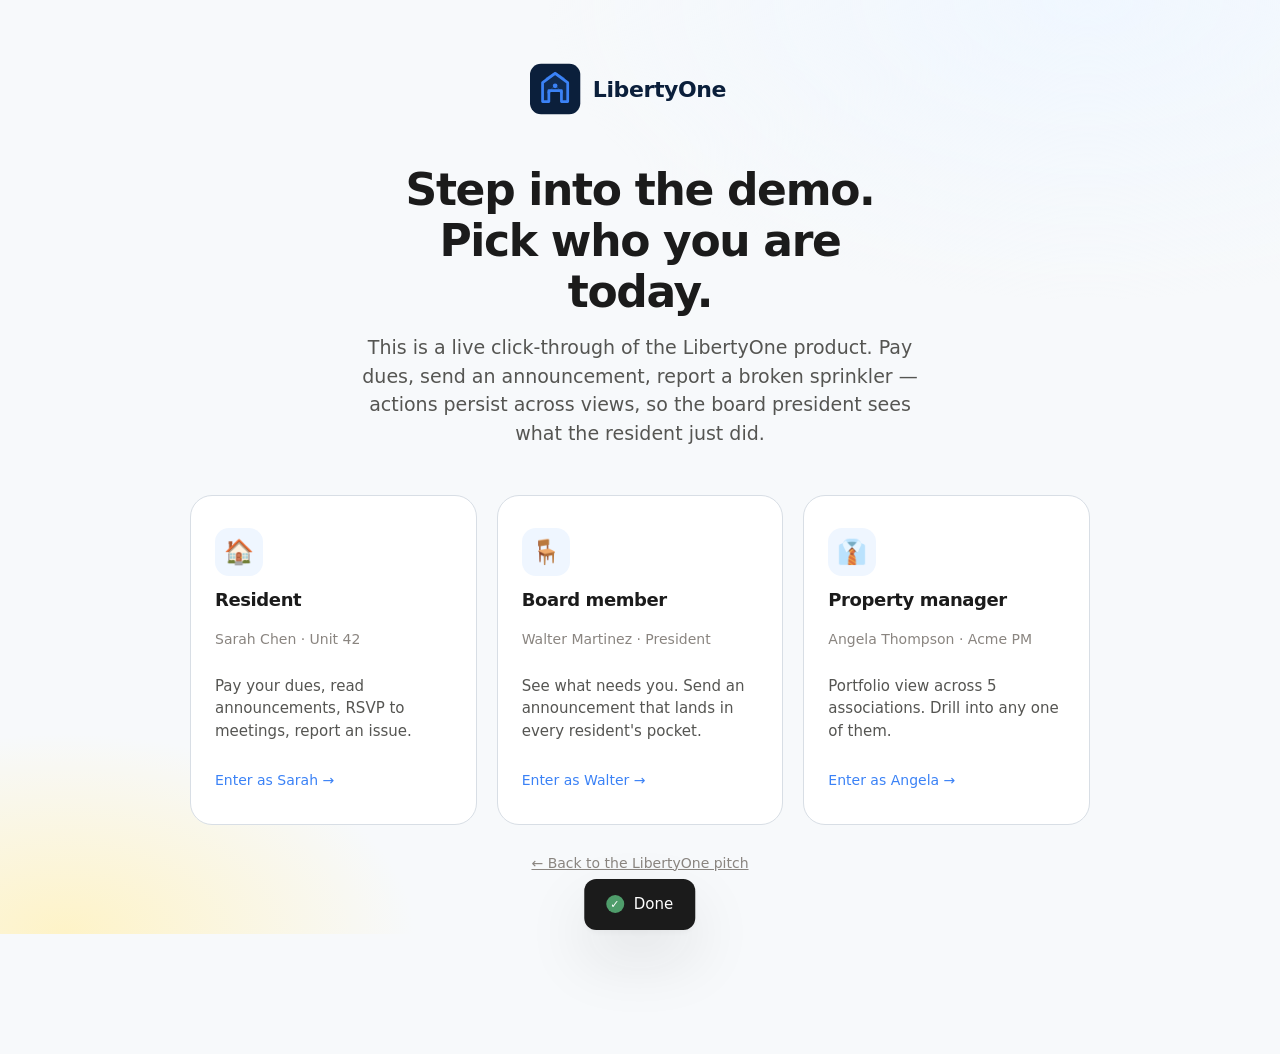
<file: demo/index.html>
<!doctype html>
<html lang="en">
<head>
<meta charset="utf-8" />
<meta name="viewport" content="width=device-width, initial-scale=1, viewport-fit=cover" />
<meta name="theme-color" content="#F7F9FB" />
<title>LibertyOne — Demo</title>
<link rel="icon" type="image/svg+xml" href="../assets/favicon.svg" />
<link rel="stylesheet" href="./style.css" />
</head>
<body>
  <div id="app"></div>
  <div id="toast" class="toast"><span class="check-mark">✓</span><span id="toast-msg">Done</span></div>
  <script src="./app.js"></script>
</body>
</html>
</file>
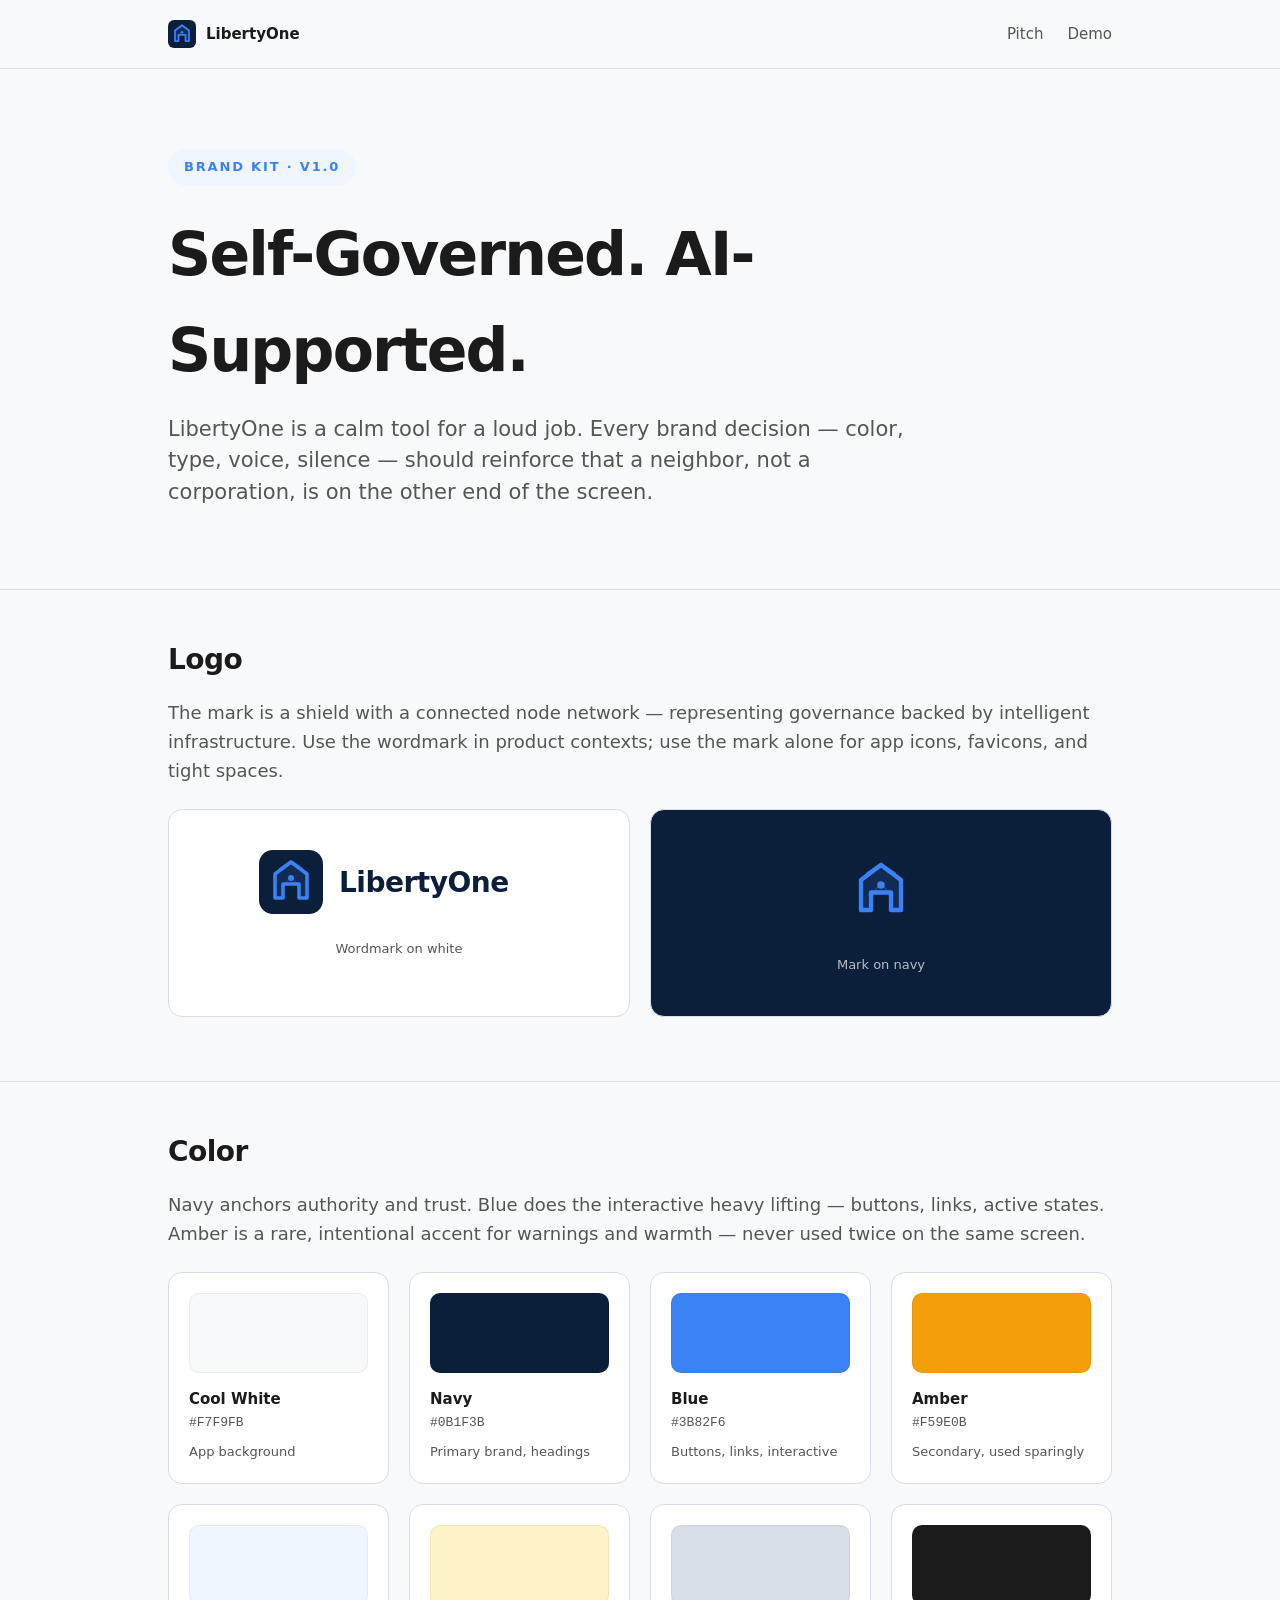
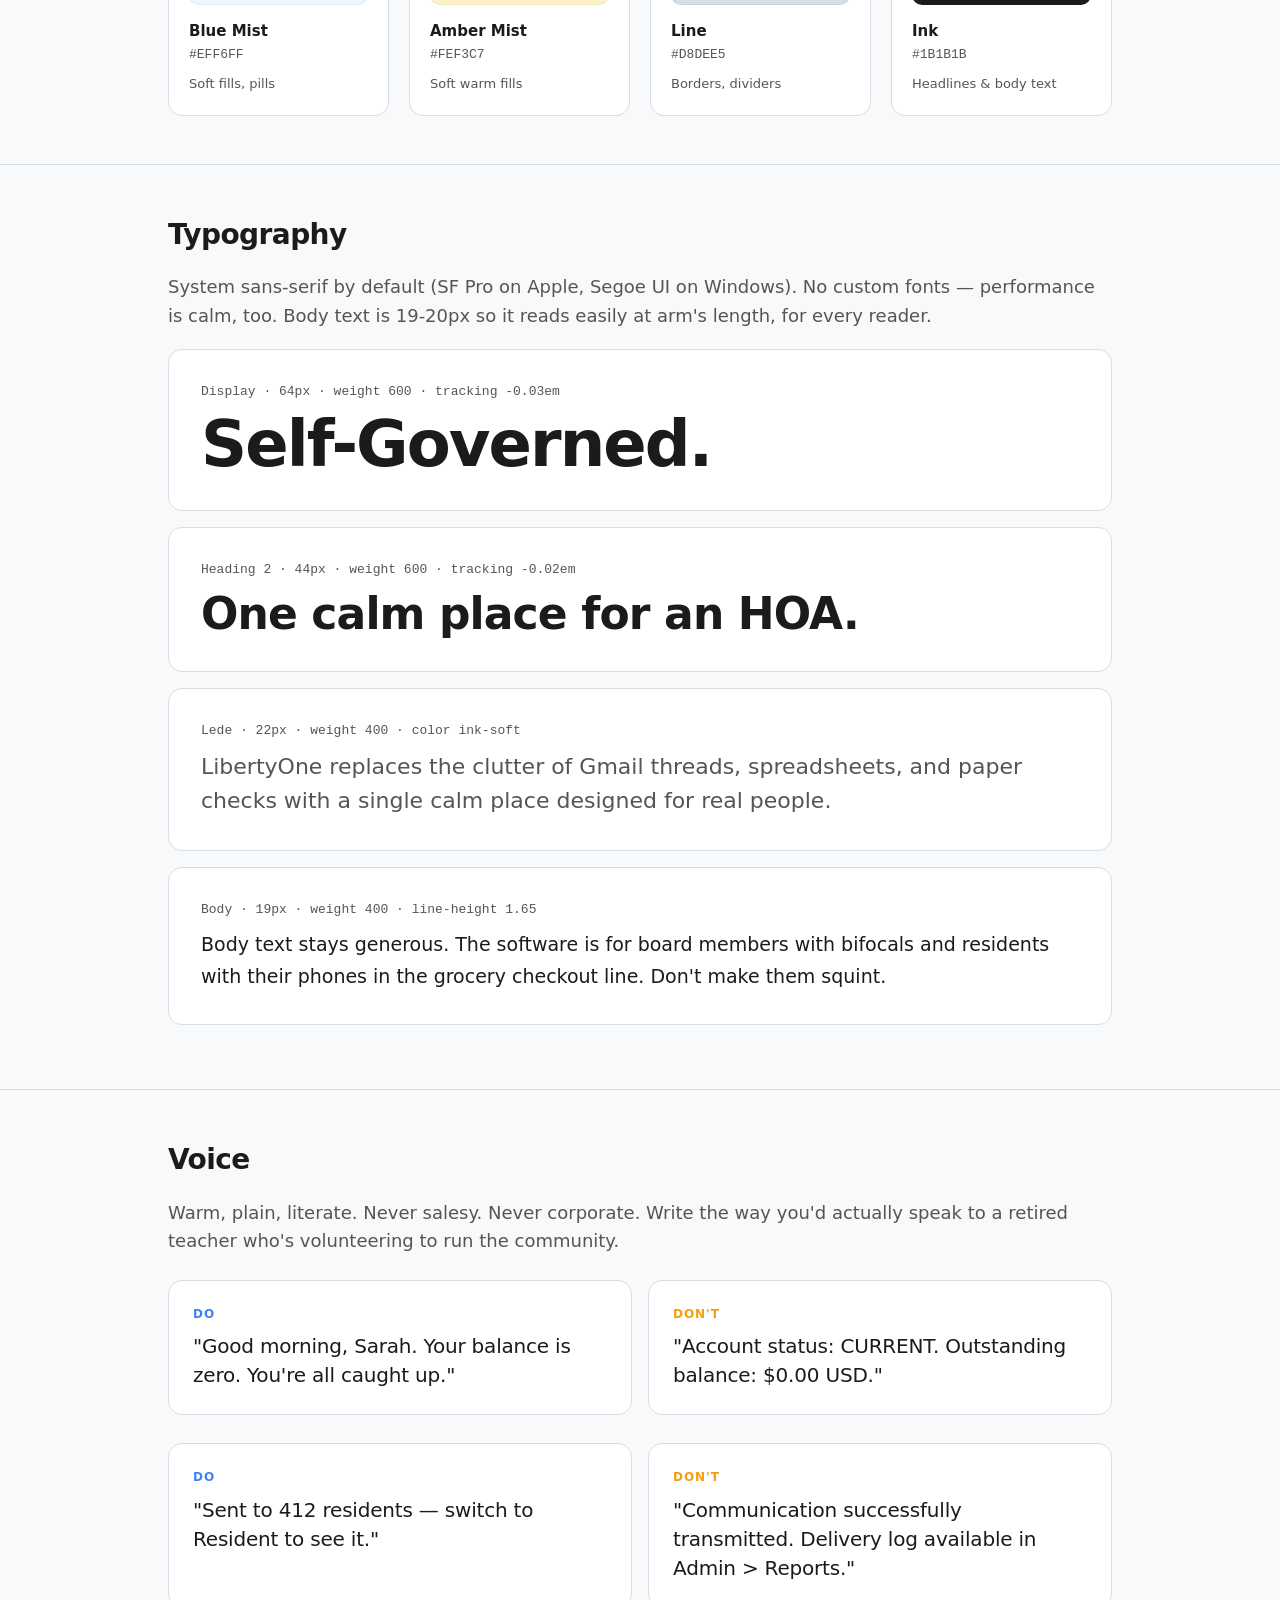
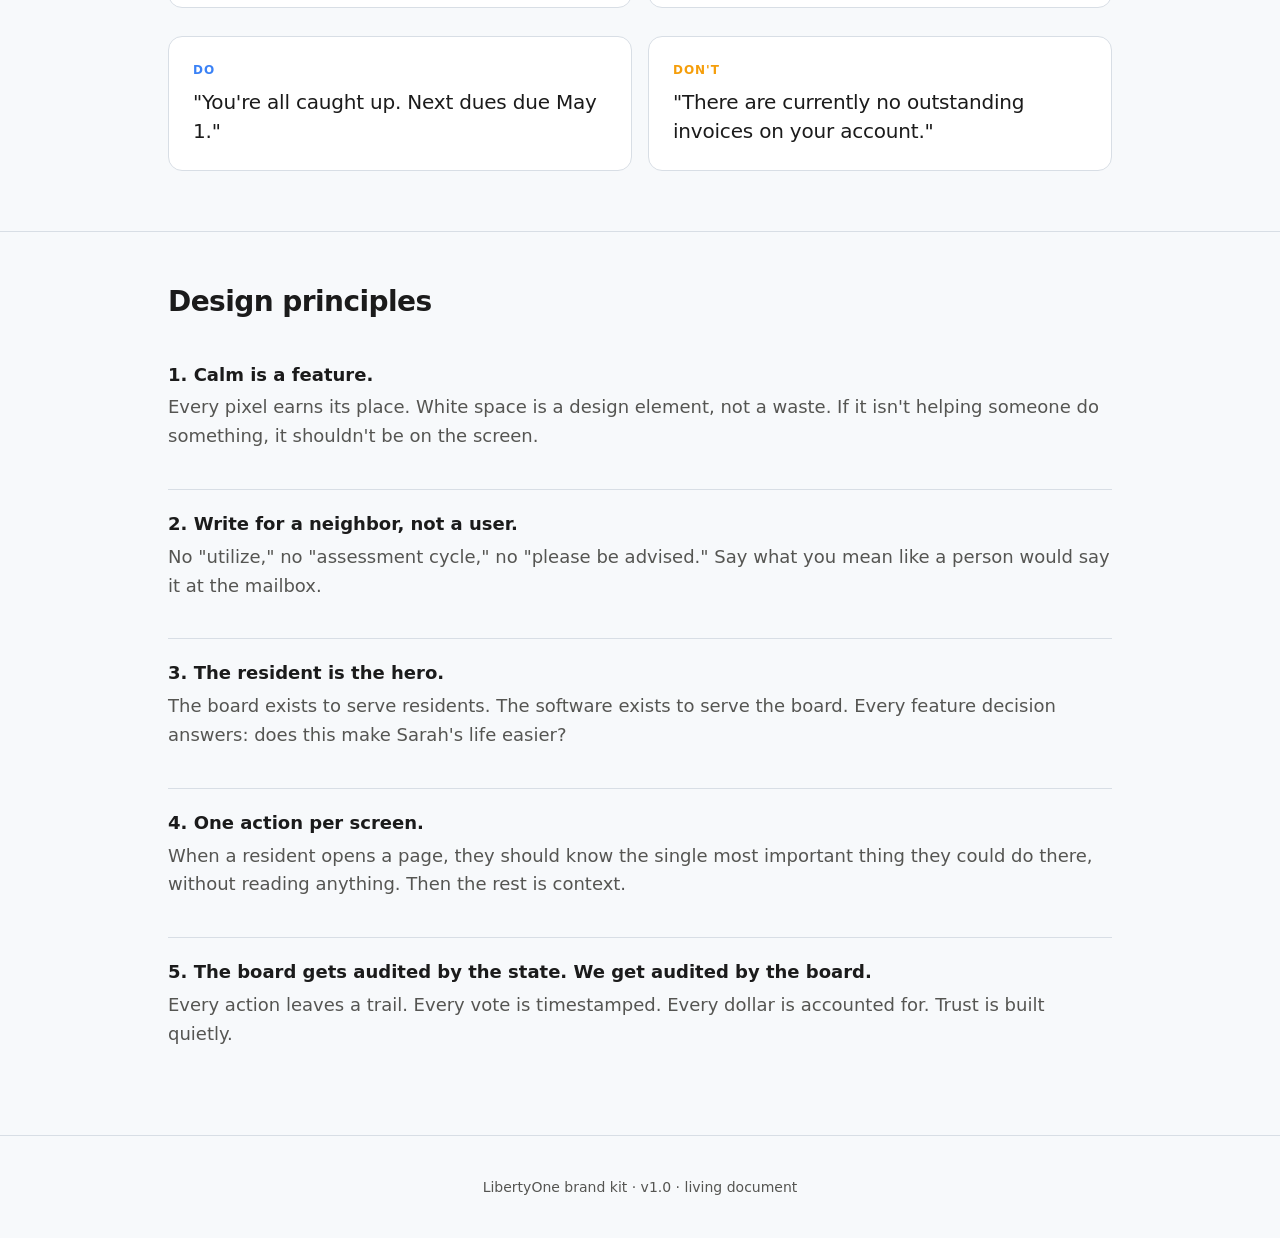
<file: brand.html>
<!doctype html>
<html lang="en">
<head>
<meta charset="utf-8" />
<meta name="viewport" content="width=device-width, initial-scale=1" />
<title>LibertyOne — Brand Kit</title>
<link rel="icon" type="image/svg+xml" href="./assets/favicon.svg" />
<style>
  :root {
    --bg: #F7F9FB; --paper: #FFF; --ink: #1B1B1B; --ink-soft: #555552;
    --line: #D8DEE5; --accent: #3B82F6; --accent-soft: #EFF6FF;
    --warm: #F59E0B; --warm-soft: #FEF3C7;
    --navy: #0B1F3B; --navy-hover: #0F2D4F;
  }
  * { box-sizing: border-box; }
  body {
    margin: 0; background: var(--bg); color: var(--ink);
    font-family: -apple-system, BlinkMacSystemFont, "SF Pro Text", "Inter", system-ui, sans-serif;
    font-size: 18px; line-height: 1.6;
    -webkit-font-smoothing: antialiased;
  }
  h1 { font-size: clamp(36px, 6vw, 60px); letter-spacing: -0.03em; font-weight: 600; margin: 0 0 16px; }
  h2 { font-size: 28px; letter-spacing: -0.02em; font-weight: 600; margin: 0 0 16px; }
  h3 { font-size: 18px; font-weight: 600; margin: 0 0 8px; }
  p { margin: 0 0 1em; color: var(--ink-soft); }

  .wrap { max-width: 1000px; margin: 0 auto; padding: 0 28px; }
  nav { padding: 20px 0; border-bottom: 1px solid var(--line); }
  nav .wrap { display: flex; justify-content: space-between; align-items: center; }
  nav a { color: var(--ink-soft); text-decoration: none; font-size: 15px; }
  nav a:hover { color: var(--ink); }

  header { padding: 80px 0 60px; }
  header .eyebrow { font-size: 13px; letter-spacing: 0.14em; text-transform: uppercase; color: var(--accent); font-weight: 600; margin-bottom: 20px; display: inline-block; padding: 8px 16px; background: var(--accent-soft); border-radius: 999px; }

  section { padding: 48px 0; border-top: 1px solid var(--line); }
  .grid { display: grid; gap: 20px; grid-template-columns: repeat(4, 1fr); }
  @media (max-width: 760px) { .grid { grid-template-columns: repeat(2, 1fr); } }

  .swatch {
    background: var(--paper); border: 1px solid var(--line);
    border-radius: 14px; padding: 20px; overflow: hidden;
  }
  .swatch .color { height: 80px; border-radius: 10px; margin-bottom: 14px; border: 1px solid rgba(0,0,0,0.05); }
  .swatch .name { font-weight: 600; font-size: 15px; margin-bottom: 2px; }
  .swatch .hex { font-family: "SF Mono", ui-monospace, Menlo, monospace; font-size: 13px; color: var(--ink-soft); }
  .swatch .role { font-size: 13px; color: var(--ink-soft); margin-top: 8px; }

  .type-sample {
    background: var(--paper); border: 1px solid var(--line);
    border-radius: 14px; padding: 32px; margin-bottom: 16px;
  }
  .type-sample .meta { font-size: 13px; color: var(--ink-soft); font-family: "SF Mono", ui-monospace, Menlo, monospace; margin-bottom: 8px; }

  .logo-card {
    background: var(--paper); border: 1px solid var(--line);
    border-radius: 14px; padding: 40px; text-align: center;
    margin-bottom: 16px;
  }
  .logo-card.dark { background: var(--ink); }
  .logo-card.navy { background: var(--navy); }

  .voice {
    background: var(--paper); border: 1px solid var(--line);
    border-radius: 14px; padding: 24px; margin-bottom: 12px;
  }
  .voice .lbl { font-size: 12px; letter-spacing: 0.08em; text-transform: uppercase; font-weight: 600; margin-bottom: 8px; }
  .voice.do .lbl { color: var(--accent); }
  .voice.dont .lbl { color: var(--warm); }
  .voice blockquote { margin: 0; font-size: 20px; line-height: 1.45; color: var(--ink); letter-spacing: -0.01em; }

  .principle { padding: 20px 0; border-bottom: 1px solid var(--line); }
  .principle:last-child { border-bottom: 0; }
  .principle h3 { margin-bottom: 4px; }

  footer { padding: 40px 0; text-align: center; color: var(--ink-soft); font-size: 14px; border-top: 1px solid var(--line); }
</style>
</head>
<body>

<nav>
  <div class="wrap">
    <a href="./index.html" style="display: flex; align-items: center; gap: 10px; color: var(--ink); font-weight: 600;">
      <img src="./assets/favicon.svg" width="28" height="28" alt="" />
      <span>LibertyOne</span>
    </a>
    <div style="display: flex; gap: 24px;">
      <a href="./index.html">Pitch</a>
      <a href="./demo/">Demo</a>
    </div>
  </div>
</nav>

<header>
  <div class="wrap">
    <span class="eyebrow">Brand kit · v1.0</span>
    <h1>Self-Governed. AI-Supported.</h1>
    <p style="max-width: 58ch; font-size: 21px; line-height: 1.5;">LibertyOne is a calm tool for a loud job. Every brand decision — color, type, voice, silence — should reinforce that a neighbor, not a corporation, is on the other end of the screen.</p>
  </div>
</header>

<!-- LOGO -->
<section>
  <div class="wrap">
    <h2>Logo</h2>
    <p>The mark is a shield with a connected node network — representing governance backed by intelligent infrastructure. Use the wordmark in product contexts; use the mark alone for app icons, favicons, and tight spaces.</p>

    <div class="grid" style="grid-template-columns: 1fr 1fr; margin-top: 24px;">
      <div class="logo-card">
        <img src="./assets/logo-wordmark.svg" alt="LibertyOne wordmark" width="280" />
        <p style="margin: 16px 0 0; font-size: 13px; color: var(--ink-soft);">Wordmark on white</p>
      </div>
      <div class="logo-card navy">
        <img src="./assets/logo-mark.svg" alt="LibertyOne mark" width="80" />
        <p style="margin: 16px 0 0; font-size: 13px; color: rgba(255,255,255,0.7);">Mark on navy</p>
      </div>
    </div>
  </div>
</section>

<!-- COLOR -->
<section>
  <div class="wrap">
    <h2>Color</h2>
    <p>Navy anchors authority and trust. Blue does the interactive heavy lifting — buttons, links, active states. Amber is a rare, intentional accent for warnings and warmth — never used twice on the same screen.</p>
    <div class="grid" style="margin-top: 24px;">
      <div class="swatch">
        <div class="color" style="background: #F7F9FB;"></div>
        <div class="name">Cool White</div>
        <div class="hex">#F7F9FB</div>
        <div class="role">App background</div>
      </div>
      <div class="swatch">
        <div class="color" style="background: #0B1F3B;"></div>
        <div class="name">Navy</div>
        <div class="hex">#0B1F3B</div>
        <div class="role">Primary brand, headings</div>
      </div>
      <div class="swatch">
        <div class="color" style="background: #3B82F6;"></div>
        <div class="name">Blue</div>
        <div class="hex">#3B82F6</div>
        <div class="role">Buttons, links, interactive</div>
      </div>
      <div class="swatch">
        <div class="color" style="background: #F59E0B;"></div>
        <div class="name">Amber</div>
        <div class="hex">#F59E0B</div>
        <div class="role">Secondary, used sparingly</div>
      </div>
      <div class="swatch">
        <div class="color" style="background: #EFF6FF;"></div>
        <div class="name">Blue Mist</div>
        <div class="hex">#EFF6FF</div>
        <div class="role">Soft fills, pills</div>
      </div>
      <div class="swatch">
        <div class="color" style="background: #FEF3C7;"></div>
        <div class="name">Amber Mist</div>
        <div class="hex">#FEF3C7</div>
        <div class="role">Soft warm fills</div>
      </div>
      <div class="swatch">
        <div class="color" style="background: #D8DEE5;"></div>
        <div class="name">Line</div>
        <div class="hex">#D8DEE5</div>
        <div class="role">Borders, dividers</div>
      </div>
      <div class="swatch">
        <div class="color" style="background: #1B1B1B;"></div>
        <div class="name">Ink</div>
        <div class="hex">#1B1B1B</div>
        <div class="role">Headlines &amp; body text</div>
      </div>
    </div>
  </div>
</section>

<!-- TYPOGRAPHY -->
<section>
  <div class="wrap">
    <h2>Typography</h2>
    <p>System sans-serif by default (SF Pro on Apple, Segoe UI on Windows). No custom fonts — performance is calm, too. Body text is 19-20px so it reads easily at arm's length, for every reader.</p>

    <div class="type-sample">
      <div class="meta">Display · 64px · weight 600 · tracking -0.03em</div>
      <div style="font-size: 64px; font-weight: 600; letter-spacing: -0.03em; line-height: 1.05;">Self-Governed.</div>
    </div>
    <div class="type-sample">
      <div class="meta">Heading 2 · 44px · weight 600 · tracking -0.02em</div>
      <div style="font-size: 44px; font-weight: 600; letter-spacing: -0.02em; line-height: 1.15;">One calm place for an HOA.</div>
    </div>
    <div class="type-sample">
      <div class="meta">Lede · 22px · weight 400 · color ink-soft</div>
      <div style="font-size: 22px; color: var(--ink-soft); line-height: 1.55;">LibertyOne replaces the clutter of Gmail threads, spreadsheets, and paper checks with a single calm place designed for real people.</div>
    </div>
    <div class="type-sample">
      <div class="meta">Body · 19px · weight 400 · line-height 1.65</div>
      <div style="font-size: 19px; line-height: 1.65;">Body text stays generous. The software is for board members with bifocals and residents with their phones in the grocery checkout line. Don't make them squint.</div>
    </div>
  </div>
</section>

<!-- VOICE -->
<section>
  <div class="wrap">
    <h2>Voice</h2>
    <p>Warm, plain, literate. Never salesy. Never corporate. Write the way you'd actually speak to a retired teacher who's volunteering to run the community.</p>

    <div style="display: grid; grid-template-columns: 1fr 1fr; gap: 16px; margin-top: 24px;">
      <div class="voice do">
        <div class="lbl">Do</div>
        <blockquote>"Good morning, Sarah. Your balance is zero. You're all caught up."</blockquote>
      </div>
      <div class="voice dont">
        <div class="lbl">Don't</div>
        <blockquote>"Account status: CURRENT. Outstanding balance: $0.00 USD."</blockquote>
      </div>
      <div class="voice do">
        <div class="lbl">Do</div>
        <blockquote>"Sent to 412 residents — switch to Resident to see it."</blockquote>
      </div>
      <div class="voice dont">
        <div class="lbl">Don't</div>
        <blockquote>"Communication successfully transmitted. Delivery log available in Admin &gt; Reports."</blockquote>
      </div>
      <div class="voice do">
        <div class="lbl">Do</div>
        <blockquote>"You're all caught up. Next dues due May 1."</blockquote>
      </div>
      <div class="voice dont">
        <div class="lbl">Don't</div>
        <blockquote>"There are currently no outstanding invoices on your account."</blockquote>
      </div>
    </div>
  </div>
</section>

<!-- PRINCIPLES -->
<section>
  <div class="wrap">
    <h2>Design principles</h2>

    <div class="principle">
      <h3>1. Calm is a feature.</h3>
      <p>Every pixel earns its place. White space is a design element, not a waste. If it isn't helping someone do something, it shouldn't be on the screen.</p>
    </div>
    <div class="principle">
      <h3>2. Write for a neighbor, not a user.</h3>
      <p>No "utilize," no "assessment cycle," no "please be advised." Say what you mean like a person would say it at the mailbox.</p>
    </div>
    <div class="principle">
      <h3>3. The resident is the hero.</h3>
      <p>The board exists to serve residents. The software exists to serve the board. Every feature decision answers: does this make Sarah's life easier?</p>
    </div>
    <div class="principle">
      <h3>4. One action per screen.</h3>
      <p>When a resident opens a page, they should know the single most important thing they could do there, without reading anything. Then the rest is context.</p>
    </div>
    <div class="principle">
      <h3>5. The board gets audited by the state. We get audited by the board.</h3>
      <p>Every action leaves a trail. Every vote is timestamped. Every dollar is accounted for. Trust is built quietly.</p>
    </div>
  </div>
</section>

<footer>
  LibertyOne brand kit · v1.0 · living document
</footer>

</body>
</html>
</file>
<file: demo/style.css>
:root {
  --bg: #F7F9FB;
  --bg-soft: #EDF1F5;
  --paper: #FFFFFF;
  --ink: #1B1B1B;
  --ink-soft: #555552;
  --ink-softer: #8A8580;
  --line: #D8DEE5;
  --line-soft: #E5EAF0;
  --accent: #3B82F6;
  --accent-hover: #2563EB;
  --accent-soft: #EFF6FF;
  --accent-softer: #F0F7FF;
  --warm: #F59E0B;
  --warm-soft: #FEF3C7;
  --amber: #F59E0B;
  --green: #4F9D6B;
  --red: #C8604F;
  --navy: #0B1F3B;
  --navy-hover: #0F2D4F;
  --shadow-1: 0 1px 2px rgba(0,0,0,0.04), 0 2px 8px rgba(30,30,30,0.04);
  --shadow-2: 0 1px 3px rgba(0,0,0,0.04), 0 10px 28px rgba(30,30,30,0.07);
  --shadow-3: 0 2px 6px rgba(0,0,0,0.04), 0 28px 64px rgba(30,30,30,0.10);
  --radius: 16px;
  --radius-lg: 22px;
}

* { box-sizing: border-box; -webkit-tap-highlight-color: transparent; }
html, body { margin: 0; padding: 0; min-height: 100%; }
body {
  font-family: -apple-system, BlinkMacSystemFont, "SF Pro Text", "Inter", "Segoe UI", system-ui, sans-serif;
  background: var(--bg);
  color: var(--ink);
  font-size: 17px;
  line-height: 1.55;
  -webkit-font-smoothing: antialiased;
}

h1, h2, h3, h4 {
  font-family: -apple-system, BlinkMacSystemFont, "SF Pro Display", "Inter", system-ui, sans-serif;
  letter-spacing: -0.022em;
  line-height: 1.15;
  margin: 0;
  font-weight: 600;
}
h1 { font-size: clamp(30px, 4.5vw, 44px); letter-spacing: -0.03em; }
h2 { font-size: clamp(22px, 3vw, 28px); }
h3 { font-size: 18px; }
h4 { font-size: 16px; font-weight: 600; }

p { margin: 0 0 1em 0; }
a { color: var(--accent); text-decoration: none; }

button, input, textarea { font-family: inherit; font-size: inherit; }

.wrap { max-width: 1000px; margin: 0 auto; padding: 0 24px; }
.wrap-narrow { max-width: 720px; margin: 0 auto; padding: 0 24px; }

#app { min-height: 100vh; padding-bottom: 120px; }

/* ---------- SPLASH ---------- */
.splash {
  min-height: 100vh;
  display: flex; flex-direction: column; align-items: center; justify-content: center;
  padding: 60px 24px;
  text-align: center;
  background:
    radial-gradient(ellipse 900px 500px at 85% 0%, var(--accent-softer) 0%, transparent 60%),
    radial-gradient(ellipse 700px 400px at 5% 100%, var(--warm-soft) 0%, transparent 50%);
}
.splash-logo { margin-bottom: 40px; }
.splash h1 { max-width: 18ch; margin-bottom: 16px; }
.splash p { color: var(--ink-soft); font-size: 19px; max-width: 46ch; margin-bottom: 48px; line-height: 1.5; }
.role-cards { display: grid; grid-template-columns: repeat(3, 1fr); gap: 20px; max-width: 900px; width: 100%; margin-bottom: 28px; }
@media (max-width: 760px) { .role-cards { grid-template-columns: 1fr; } }
.role-card {
  background: var(--paper);
  border: 1px solid var(--line);
  border-radius: var(--radius-lg);
  padding: 32px 24px;
  text-align: left;
  cursor: pointer;
  transition: all .2s;
  display: flex; flex-direction: column; gap: 14px;
}
.role-card:hover { transform: translateY(-3px); box-shadow: var(--shadow-2); border-color: var(--accent); }
.role-card .ico {
  width: 48px; height: 48px; border-radius: 14px;
  background: var(--accent-soft); color: var(--accent);
  display: grid; place-items: center; font-size: 24px;
}
.role-card h3 { margin-bottom: 4px; }
.role-card .who { font-size: 14px; color: var(--ink-softer); margin-bottom: 10px; }
.role-card .desc { font-size: 15px; color: var(--ink-soft); margin: 0; }
.role-card .go { font-size: 14px; color: var(--accent); font-weight: 500; margin-top: auto; padding-top: 14px; }

.splash-link { font-size: 14px; color: var(--ink-softer); }
.splash-link a { color: var(--ink-softer); text-decoration: underline; }

/* ---------- APP SHELL ---------- */
.app-top {
  background: var(--paper);
  border-bottom: 1px solid var(--line);
  padding: 12px 0;
  position: sticky; top: 0; z-index: 40;
  backdrop-filter: saturate(160%) blur(10px);
  background: rgba(255,255,255,0.94);
}
.app-top .wrap { display: flex; align-items: center; gap: 14px; }
.back-btn {
  background: transparent; border: 0; color: var(--ink-soft);
  cursor: pointer; padding: 8px; border-radius: 8px;
  display: inline-flex; align-items: center; gap: 4px;
  font-size: 15px;
}
.back-btn:hover { background: var(--bg-soft); color: var(--ink); }
.top-brand { display: flex; align-items: center; gap: 10px; flex: 1; min-width: 0; }
.top-brand img { width: 28px; height: 28px; border-radius: 7px; flex-shrink: 0; }
.top-brand .where { min-width: 0; }
.top-brand .where h4 { font-size: 15px; font-weight: 600; line-height: 1.2; white-space: nowrap; overflow: hidden; text-overflow: ellipsis; }
.top-brand .where .sub { font-size: 12px; color: var(--ink-soft); }

.nav-tabs {
  display: flex; gap: 2px;
  background: var(--bg-soft); border-radius: 10px; padding: 4px;
}
.nav-tab {
  padding: 8px 14px; border-radius: 7px;
  font-size: 14px; font-weight: 500; color: var(--ink-soft);
  background: transparent; border: 0; cursor: pointer;
  transition: all .15s;
}
.nav-tab:hover { color: var(--ink); }
.nav-tab.active { background: var(--paper); color: var(--ink); box-shadow: var(--shadow-1); }
@media (max-width: 680px) { .nav-tabs { display: none; } }

/* ---------- PAGE ---------- */
.page { padding: 32px 0; animation: fadeIn .3s ease; }
@keyframes fadeIn { from { opacity: 0; transform: translateY(4px); } to { opacity: 1; transform: none; } }

.page-header { margin-bottom: 28px; }
.page-header h1 { margin-bottom: 6px; }
.page-header p { color: var(--ink-soft); font-size: 17px; margin: 0; }

/* ---------- CARDS & ROWS ---------- */
.card {
  background: var(--paper);
  border: 1px solid var(--line);
  border-radius: var(--radius);
  padding: 24px;
  margin-bottom: 16px;
}
.card-lg {
  background: var(--paper);
  border: 1px solid var(--line);
  border-radius: var(--radius-lg);
  padding: 32px;
  margin-bottom: 20px;
}
.card-header { display: flex; justify-content: space-between; align-items: baseline; margin-bottom: 16px; gap: 12px; }
.card-header h2 { font-size: 19px; }
.card-header .meta { font-size: 14px; color: var(--ink-soft); }

.balance-hero {
  background: linear-gradient(135deg, var(--accent) 0%, #1E40AF 100%);
  color: #fff;
  border-radius: var(--radius-lg);
  padding: 32px;
  margin-bottom: 20px;
  display: flex; justify-content: space-between; align-items: flex-end;
  gap: 16px; flex-wrap: wrap;
}
.balance-hero .label { font-size: 13px; letter-spacing: 0.1em; text-transform: uppercase; opacity: 0.75; margin-bottom: 6px; }
.balance-hero .amount { font-size: clamp(40px, 7vw, 56px); font-weight: 600; letter-spacing: -0.03em; line-height: 1; }
.balance-hero .sub { font-size: 14px; opacity: 0.75; margin-top: 8px; }

.row {
  display: flex; align-items: center; gap: 14px;
  padding: 16px;
  border: 1px solid var(--line);
  border-radius: 14px;
  background: var(--paper);
  margin-bottom: 10px;
  cursor: pointer;
  transition: all .15s;
}
.row:hover { border-color: var(--accent); background: var(--accent-softer); }
.row .icon {
  width: 42px; height: 42px; border-radius: 12px;
  background: var(--warm-soft); color: var(--warm);
  display: grid; place-items: center;
  font-size: 18px;
  flex-shrink: 0;
}
.row .icon.sage { background: var(--accent-soft); color: var(--accent); }
.row .icon.neutral { background: var(--bg-soft); color: var(--ink-soft); }
.row .body { flex: 1; min-width: 0; }
.row .title { font-weight: 500; font-size: 16px; line-height: 1.35; }
.row .meta { font-size: 13px; color: var(--ink-soft); margin-top: 3px; }
.row .action { font-size: 14px; color: var(--accent); font-weight: 500; flex-shrink: 0; }
.row.done .title { text-decoration: line-through; color: var(--ink-softer); }

.empty {
  padding: 48px 24px; text-align: center; color: var(--ink-soft);
  border: 1px dashed var(--line); border-radius: var(--radius);
  background: var(--paper);
}
.empty .ico { font-size: 32px; margin-bottom: 12px; opacity: 0.6; }

/* ---------- KPI ---------- */
.kpi-grid { display: grid; grid-template-columns: repeat(3, 1fr); gap: 14px; margin-bottom: 24px; }
@media (max-width: 600px) { .kpi-grid { grid-template-columns: 1fr; } }
.kpi {
  background: var(--paper); border: 1px solid var(--line);
  border-radius: 14px; padding: 20px;
}
.kpi .label { font-size: 12px; letter-spacing: 0.08em; text-transform: uppercase; color: var(--ink-soft); font-weight: 600; }
.kpi .num { font-size: 28px; font-weight: 600; letter-spacing: -0.02em; margin-top: 4px; }
.kpi .trend { font-size: 13px; color: var(--accent); margin-top: 4px; }

/* ---------- PILLS ---------- */
.pill {
  display: inline-block; font-size: 11px; font-weight: 600;
  letter-spacing: 0.06em; text-transform: uppercase;
  padding: 4px 10px; border-radius: 999px;
  background: var(--warm-soft); color: var(--warm);
}
.pill.sage { background: var(--accent-soft); color: var(--accent); }
.pill.red { background: #FBE6E2; color: var(--red); }
.pill.amber { background: #FBEFD8; color: #9E7A22; }
.pill.green { background: #E0F0E4; color: #2F6E46; }
.pill.neutral { background: var(--bg-soft); color: var(--ink-soft); }

/* ---------- BUTTONS ---------- */
.btn {
  display: inline-flex; align-items: center; justify-content: center; gap: 8px;
  font-size: 16px; font-weight: 500;
  padding: 13px 22px; border-radius: 11px;
  border: 1px solid transparent;
  cursor: pointer; transition: all .15s;
  min-height: 48px;
}
.btn-primary { background: var(--accent); color: #fff; border: 0; box-shadow: 0 1px 0 rgba(0,0,0,0.08), 0 6px 18px rgba(59,130,246,0.16); }
.btn-primary:hover { background: var(--accent-hover); transform: translateY(-1px); }
.btn-primary:active { transform: translateY(0); }
.btn-primary:disabled { background: var(--ink-softer); pointer-events: none; box-shadow: none; }
.btn-ghost { background: var(--paper); color: var(--ink); border-color: var(--line); }
.btn-ghost:hover { border-color: var(--ink); }
.btn-sm { padding: 8px 14px; font-size: 14px; min-height: 36px; }
.btn-block { width: 100%; }
.btn-row { display: flex; gap: 10px; flex-wrap: wrap; margin-top: 20px; }

/* ---------- FORMS ---------- */
.field { margin-bottom: 18px; }
.field-label { font-size: 13px; letter-spacing: 0.06em; text-transform: uppercase; color: var(--ink-soft); font-weight: 600; margin-bottom: 8px; display: block; }
.field-input, .field-textarea, .field-select {
  width: 100%;
  background: var(--paper);
  border: 1px solid var(--line);
  border-radius: 10px;
  padding: 13px 15px;
  font-size: 16px;
  color: var(--ink);
  transition: border-color .15s, background .15s;
  font-family: inherit;
}
.field-input:focus, .field-textarea:focus, .field-select:focus {
  outline: none; border-color: var(--accent); background: #fff;
  box-shadow: 0 0 0 3px var(--accent-soft);
}
.field-textarea { min-height: 100px; resize: vertical; line-height: 1.5; }
.field-help { font-size: 13px; color: var(--ink-soft); margin-top: 6px; }

.audience-chip {
  display: inline-block; padding: 7px 13px;
  background: var(--accent-soft); color: var(--accent);
  border-radius: 999px; font-size: 13px; font-weight: 500;
  margin-right: 6px; margin-bottom: 6px;
}
.audience-chip.add { background: var(--bg-soft); color: var(--ink-soft); cursor: pointer; }

.channel-row { display: flex; gap: 10px; flex-wrap: wrap; }
.channel {
  flex: 1; min-width: 110px;
  padding: 13px; border: 1px solid var(--line); border-radius: 10px;
  display: flex; align-items: center; gap: 10px; background: var(--paper);
  cursor: pointer; font-size: 15px; font-weight: 500;
  transition: all .15s;
}
.channel:hover { border-color: var(--ink-softer); }
.channel.on { border-color: var(--accent); background: var(--accent-soft); color: var(--accent); }
.channel .check { width: 18px; height: 18px; border-radius: 5px; border: 1.5px solid var(--line); flex-shrink: 0; transition: all .15s; position: relative; }
.channel.on .check { background: var(--accent); border-color: var(--accent); }
.channel.on .check::after { content: ""; position: absolute; left: 4px; top: 1px; width: 5px; height: 10px; border: solid #fff; border-width: 0 2px 2px 0; transform: rotate(45deg); }

/* ---------- RECEIPT (pay confirmation) ---------- */
.receipt {
  background: var(--paper); border: 1px solid var(--line);
  border-radius: var(--radius-lg);
  padding: 40px 32px;
  text-align: center;
  max-width: 440px; margin: 40px auto;
}
.receipt .checkbig {
  width: 72px; height: 72px; border-radius: 50%;
  background: var(--green); color: #fff;
  display: grid; place-items: center; margin: 0 auto 20px;
  font-size: 34px;
  animation: pop .4s ease;
}
@keyframes pop { from { transform: scale(0); } 70% { transform: scale(1.1); } to { transform: scale(1); } }
.receipt h2 { margin-bottom: 8px; }
.receipt p { color: var(--ink-soft); margin-bottom: 24px; }
.receipt .lines { text-align: left; background: var(--bg-soft); border-radius: 12px; padding: 18px; margin-bottom: 24px; }
.receipt .lines-row { display: flex; justify-content: space-between; padding: 6px 0; font-size: 14px; }
.receipt .lines-row.total { border-top: 1px solid var(--line); margin-top: 6px; padding-top: 12px; font-weight: 600; font-size: 17px; }

/* ---------- HOA directory ---------- */
.hoa-row {
  display: flex; align-items: center; gap: 14px;
  padding: 16px;
  border: 1px solid var(--line); border-radius: 12px;
  background: var(--paper); margin-bottom: 10px;
  cursor: pointer; transition: all .15s;
}
.hoa-row:hover { border-color: var(--accent); }
.status-dot { width: 10px; height: 10px; border-radius: 50%; flex-shrink: 0; }
.status-dot.green { background: var(--green); }
.status-dot.amber { background: var(--amber); }
.status-dot.red { background: var(--red); }
.hoa-row .name { flex: 1; font-weight: 500; font-size: 16px; min-width: 0; }
.hoa-row .stat { font-size: 14px; color: var(--ink-soft); text-align: right; flex-shrink: 0; }

/* ---------- VOTE / MEETING ---------- */
.vote-bar {
  height: 8px; border-radius: 4px; background: var(--bg-soft); overflow: hidden;
  margin-top: 10px;
}
.vote-bar-fill { height: 100%; background: var(--accent); transition: width .4s; }

/* ---------- ROLE SWITCHER ---------- */
.role-switcher {
  position: fixed; bottom: 20px; left: 50%; transform: translateX(-50%);
  background: var(--ink); color: #fff;
  border-radius: 999px; padding: 6px;
  display: flex; gap: 2px;
  box-shadow: var(--shadow-3);
  z-index: 60;
  max-width: calc(100vw - 32px);
  overflow-x: auto;
  -webkit-overflow-scrolling: touch;
  scrollbar-width: none;
}
.role-switcher::-webkit-scrollbar { display: none; }
.role-switch-btn {
  background: transparent; border: 0; color: rgba(255,255,255,0.75);
  padding: 10px 16px; border-radius: 999px;
  font-size: 14px; font-weight: 500; cursor: pointer;
  transition: all .15s; white-space: nowrap;
}
.role-switch-btn:hover { color: #fff; }
.role-switch-btn.active { background: var(--navy); color: #fff; }
.role-switch-btn.reset { color: rgba(255,255,255,0.5); font-size: 12px; padding: 10px 12px; }
.role-switch-btn.reset:hover { color: #fff; }

/* ---------- RESIDENTS TABLE ---------- */
.resident-row {
  display: grid; grid-template-columns: 2fr 1.5fr 1fr 1fr; gap: 12px;
  padding: 14px 16px; border-bottom: 1px solid var(--line);
  align-items: center; font-size: 15px;
}
.resident-row.head {
  font-size: 12px; letter-spacing: 0.06em; text-transform: uppercase;
  color: var(--ink-soft); font-weight: 600;
  background: var(--bg-soft);
}
.resident-row .r-name { font-weight: 500; }
.resident-row .r-contact { color: var(--ink-soft); font-size: 14px; }
.resident-row .r-status { font-size: 13px; }
@media (max-width: 680px) {
  .resident-row { grid-template-columns: 1.5fr 1fr; gap: 6px; }
  .resident-row .r-contact, .resident-row .r-status { display: none; }
}

/* ---------- TOAST ---------- */
.toast {
  position: fixed; bottom: 90px; left: 50%; transform: translateX(-50%) translateY(120px);
  background: var(--ink); color: #fff;
  padding: 14px 22px; border-radius: 12px;
  font-size: 15px; font-weight: 500;
  box-shadow: var(--shadow-3);
  z-index: 100; transition: transform .35s ease;
  display: flex; align-items: center; gap: 10px;
  max-width: calc(100% - 48px);
}
.toast.show { transform: translateX(-50%) translateY(0); }
.toast .check-mark { width: 18px; height: 18px; background: var(--green); border-radius: 50%; display: grid; place-items: center; color: #fff; font-size: 11px; flex-shrink: 0; }

/* ---------- BANNER (demo notice) ---------- */
.demo-banner {
  background: var(--accent-soft); color: #1E40AF;
  padding: 10px 24px; font-size: 13px; text-align: center;
  border-bottom: 1px solid rgba(59,130,246,0.2);
}
.demo-banner a { color: #1E40AF; text-decoration: underline; }

/* ---------- GRID LAYOUTS ---------- */
.grid-2 { display: grid; grid-template-columns: 1fr 1fr; gap: 20px; }
@media (max-width: 720px) { .grid-2 { grid-template-columns: 1fr; } }

.quick-actions { display: grid; grid-template-columns: repeat(4, 1fr); gap: 10px; margin-bottom: 20px; }
@media (max-width: 600px) { .quick-actions { grid-template-columns: repeat(2, 1fr); } }
.qa {
  background: var(--paper); border: 1px solid var(--line);
  border-radius: 14px; padding: 16px; text-align: center;
  cursor: pointer; transition: all .15s;
  display: flex; flex-direction: column; gap: 8px; align-items: center;
}
.qa:hover { transform: translateY(-2px); box-shadow: var(--shadow-1); border-color: var(--accent); }
.qa .ico {
  width: 40px; height: 40px; border-radius: 11px;
  background: var(--accent-soft); color: var(--accent);
  display: grid; place-items: center; font-size: 18px;
}
.qa .lbl { font-size: 13px; font-weight: 500; line-height: 1.3; }

/* ---------- MEETING DETAIL ---------- */
.agenda-item {
  padding: 16px 0; border-bottom: 1px solid var(--line);
}
.agenda-item:last-child { border-bottom: 0; }
.agenda-item .ah { display: flex; gap: 12px; align-items: baseline; margin-bottom: 6px; }
.agenda-item .num { font-size: 13px; color: var(--ink-soft); font-weight: 600; }
.agenda-item .title { font-weight: 500; }
.agenda-item p { font-size: 15px; color: var(--ink-soft); margin: 4px 0 0 28px; }
</file>
